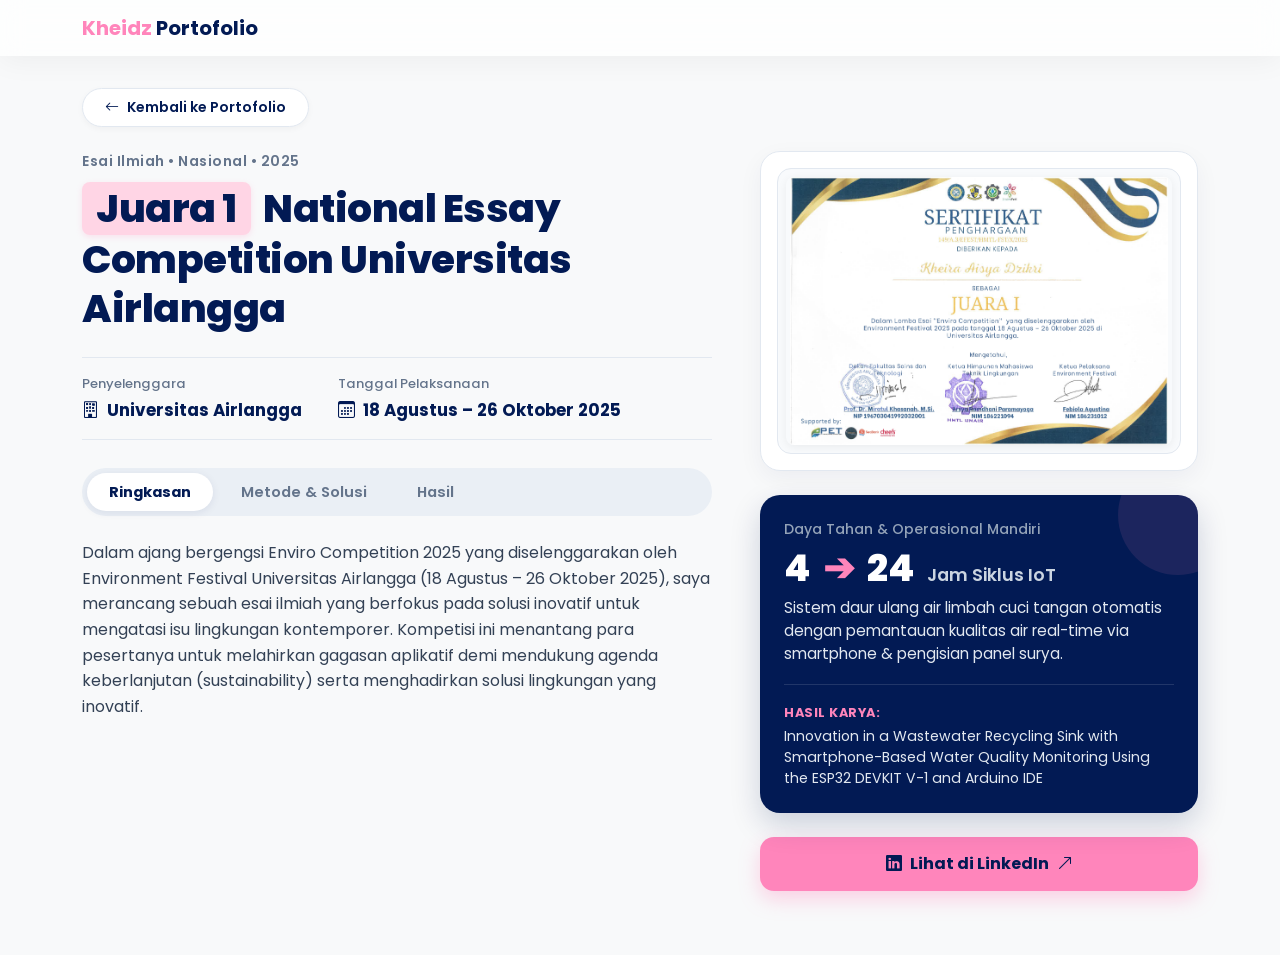
<file: detail1.html>
<!DOCTYPE html>
<html lang="id">

<head>
    <meta charset="UTF-8">
    <meta name="viewport" content="width=device-width, initial-scale=1.0">
    <title>Juara 1 Essay UNAIR - Kheira Aisya Dzikri</title>
    <link href="https://cdn.jsdelivr.net/npm/bootstrap@5.3.7/dist/css/bootstrap.min.css" rel="stylesheet">
    <link rel="stylesheet" href="https://cdn.jsdelivr.net/npm/bootstrap-icons@1.13.1/font/bootstrap-icons.min.css">
    <link rel="preconnect" href="https://fonts.googleapis.com">
    <link rel="preconnect" href="https://fonts.gstatic.com" crossorigin>
    <link href="https://fonts.googleapis.com/css2?family=Poppins:ital,wght@0,300;0,400;0,500;0,600;0,700;0,800;1,400;1,600&display=swap" rel="stylesheet">
    <link href="https://fonts.googleapis.com/css2?family=Montserrat:ital,wght@0,100..900;1,100..900&display=swap" rel="stylesheet">
    <link href="https://unpkg.com/aos@2.3.1/dist/aos.css" rel="stylesheet">
    <link rel="stylesheet" href="styleportof.css?v=3">
    <link rel="stylesheet" href="detail-prestasi.css?v=1">
</head>

<body class="detail-body-bg">
    <!-- 1. Header Portfolio -->
    <nav class="navbar navbar-expand-lg sticky-top navbar">
        <div class="container">
            <a class="navbar-brand fw-bold" href="index.html">
                <span class="text-secondary">Kheidz</span> <span class="text-primary">Portofolio</span>
            </a>
        </div>
    </nav>

    <main class="detail-section">
        <div class="container">
            <!-- 1. Tombol Kembali -->
            <div class="mb-4" data-aos="fade-up" data-aos-duration="600">
                <a href="index.html#achievement" class="detail-back-btn">
                    <i class="bi bi-arrow-left me-2"></i> Kembali ke Portofolio
                </a>
            </div>

            <!-- Responsive Container -->
            <div class="detail-grid-container">
                <!-- Main Info Column (Left on Desktop) -->
                <div class="detail-col-main" data-aos="fade-up" data-aos-duration="750">
                    <!-- 2. Kategori Prestasi & Judul Besar dengan Highlight Pink -->
                    <div class="detail-header-block detail-order-1">
                        <div class="detail-overline">
                            Esai Ilmiah • Nasional • 2025
                        </div>
                        <h1 class="detail-main-title">
                            <span class="detail-rank-highlight">Juara 1</span> National Essay Competition Universitas Airlangga
                        </h1>
                    </div>

                    <!-- 3. Informasi Penyelenggara dan Tanggal dengan Divider Rapi -->
                    <div class="detail-meta-horizontal detail-order-3">
                        <div class="detail-meta-item">
                            <span class="detail-meta-label">Penyelenggara</span>
                            <span class="detail-meta-value">
                                <i class="bi bi-building me-2"></i> Universitas Airlangga
                            </span>
                        </div>
                        <div class="detail-meta-item">
                            <span class="detail-meta-label">Tanggal Pelaksanaan</span>
                            <span class="detail-meta-value">
                                <i class="bi bi-calendar3 me-2"></i> 18 Agustus – 26 Oktober 2025
                            </span>
                        </div>
                    </div>

                    <!-- 5. Tab Interaktif Ringkasan, Metode, dan Hasil -->
                    <div class="detail-tabs-nav detail-order-5" role="tablist">
                        <button class="detail-tab-btn active" data-tab="tab-ringkasan" type="button" role="tab" aria-selected="true">Ringkasan</button>
                        <button class="detail-tab-btn" data-tab="tab-metode" type="button" role="tab" aria-selected="false">
                            <span class="tab-label-full">Metode & Solusi</span>
                            <span class="tab-label-short">Metode</span>
                        </button>
                        <button class="detail-tab-btn" data-tab="tab-hasil" type="button" role="tab" aria-selected="false">Hasil</button>
                    </div>

                    <!-- 6. Deskripsi Sesuai Tab yang Aktif -->
                    <div class="detail-tab-content detail-order-6">
                        <!-- Tab 1: Ringkasan -->
                        <div class="detail-tab-pane active" id="tab-ringkasan" role="tabpanel">
                            <p>
                                Dalam ajang bergengsi Enviro Competition 2025 yang diselenggarakan oleh Environment Festival Universitas Airlangga (18 Agustus – 26 Oktober 2025), saya merancang sebuah esai ilmiah yang berfokus pada solusi inovatif untuk mengatasi isu lingkungan kontemporer. Kompetisi ini menantang para pesertanya untuk melahirkan gagasan aplikatif demi mendukung agenda keberlanjutan (sustainability) serta menghadirkan solusi lingkungan yang inovatif.
                            </p>
                        </div>

                        <!-- Tab 2: Metode & Solusi -->
                        <div class="detail-tab-pane" id="tab-metode" role="tabpanel">
                            <p>
                                Melalui pendekatan ilmiah yang terstruktur dengan menggunakan metode kualitatif melalui observasi langsung, saya merumuskan sebuah konsep solutif berupa alat daur ulang air limbah cuci tangan otomatis. Perangkat ini mengintegrasikan sistem monitoring kualitas air berbasis IoT menggunakan microcontroller ESP32 DevKit V1 dan Arduino IDE, yang dapat diakses secara real-time melalui smartphone. Berkelanjutan secara energi, perangkat ini ditenagai oleh sistem pengisian panel surya (solar panel) yang mampu beroperasi terus-menerus selama kurang lebih 4 jam dalam kondisi baterai penuh. Gagasan ini disusun berdasarkan riset mendalam serta analisis kelayakan implementasi di dunia nyata, membuktikan efisiensi daur ulang yang tinggi serta biaya produksi yang terjangkau untuk area publik.
                            </p>
                        </div>

                        <!-- Tab 3: Hasil -->
                        <div class="detail-tab-pane" id="tab-hasil" role="tabpanel">
                            <p>
                                Karya tulis ilmiah ini berhasil dinobatkan sebagai Juara 1 (1st Place Winner) di tingkat nasional. Sebagai bentuk pengakuan tertinggi atas orisinalitas, kelayakan implementasi, dan dampak potensial dari gagasan ini, saya juga dianugerahi Surat Rekomendasi Resmi dari Rektor Universitas Airlangga.
                            </p>
                        </div>
                    </div>
                </div>

                <!-- Side Column (Right on Desktop) -->
                <div class="detail-col-side" data-aos="fade-up" data-aos-duration="850">
                    <!-- 2. Kartu Sertifikat -->
                    <div class="detail-card-white detail-order-2">
                        <div class="detail-cert-box">
                            <img src="photo/JUARA 1 ESSAY UNAIR TEKNIK LINGKUNGAN_page-0001.jpg" 
                                 alt="Sertifikat Juara 1 Essay UNAIR" 
                                 class="detail-cert-img" 
                                 loading="lazy">
                        </div>
                    </div>

                    <!-- 4. Panel Informasi Pendukung Berwarna Navy dengan Teks Putih -->
                    <div class="detail-card-navy detail-order-4">
                        <div class="detail-navy-label">Daya Tahan & Operasional Mandiri</div>
                        <div class="detail-navy-stat">
                            <span>4</span>
                            <span class="detail-stat-arrow">➔</span>
                            <span>24</span>
                            <span class="detail-stat-unit">Jam Siklus IoT</span>
                        </div>
                        <div class="detail-navy-subtext">
                            Sistem daur ulang air limbah cuci tangan otomatis dengan pemantauan kualitas air real-time via smartphone & pengisian panel surya.
                        </div>
                        <div class="detail-navy-divider"></div>
                        <div class="detail-navy-project">
                            <span class="detail-navy-project-label">Hasil Karya:</span>
                            <span class="detail-navy-project-title">
                                Innovation in a Wastewater Recycling Sink with Smartphone-Based Water Quality Monitoring Using the ESP32 DEVKIT V-1 and Arduino IDE
                            </span>
                        </div>
                    </div>

                    <!-- 7. Tombol LinkedIn di Bagian Bawah Konten -->
                    <div class="detail-linkedin-wrapper detail-order-7">
                        <a href="https://www.linkedin.com/in/kheira-aisya-dzikri/details/projects/" 
                           target="_blank" 
                           rel="noopener noreferrer" 
                           class="detail-linkedin-btn">
                            <i class="bi bi-linkedin me-2"></i>
                            <span>Lihat di LinkedIn</span>
                            <i class="bi bi-arrow-up-right ms-2"></i>
                        </a>
                    </div>
                </div>
            </div>
        </div>
    </main>

        <script src="https://unpkg.com/aos@2.3.1/dist/aos.js"></script>
    <script>
        const prefersReducedMotion = window.matchMedia('(prefers-reduced-motion: reduce)').matches;
        AOS.init({
            duration: 800,
            easing: 'ease-in-out',
            once: true,
            disable: function() {
                return prefersReducedMotion;
            }
        });

        // Tab Interactivity with Smooth Horizontal Slide
        document.addEventListener('DOMContentLoaded', function() {
            const tabBtns = document.querySelectorAll('.detail-tab-btn');
            const tabPanes = document.querySelectorAll('.detail-tab-pane');
            const tabOrder = ['tab-ringkasan', 'tab-metode', 'tab-hasil'];

            tabBtns.forEach(function(btn) {
                btn.addEventListener('click', function() {
                    const targetId = this.getAttribute('data-tab');
                    const currentActiveBtn = document.querySelector('.detail-tab-btn.active');
                    const currentActiveId = currentActiveBtn ? currentActiveBtn.getAttribute('data-tab') : null;

                    if (targetId === currentActiveId) return;

                    const currentIndex = tabOrder.indexOf(currentActiveId);
                    const targetIndex = tabOrder.indexOf(targetId);
                    const isMovingLeft = targetIndex < currentIndex;

                    tabBtns.forEach(b => {
                        b.classList.remove('active');
                        b.setAttribute('aria-selected', 'false');
                    });

                    this.classList.add('active');
                    this.setAttribute('aria-selected', 'true');

                    tabPanes.forEach(p => {
                        p.classList.remove('active', 'slide-left-pane');
                    });

                    const targetPane = document.getElementById(targetId);
                    if (targetPane) {
                        if (isMovingLeft) {
                            targetPane.classList.add('slide-left-pane');
                        }
                        targetPane.classList.add('active');
                    }
                });
            });
        });
    </script>
    <script src="https://cdn.jsdelivr.net/npm/bootstrap@5.3.7/dist/js/bootstrap.bundle.min.js"></script>

</body>

</html>
</file>
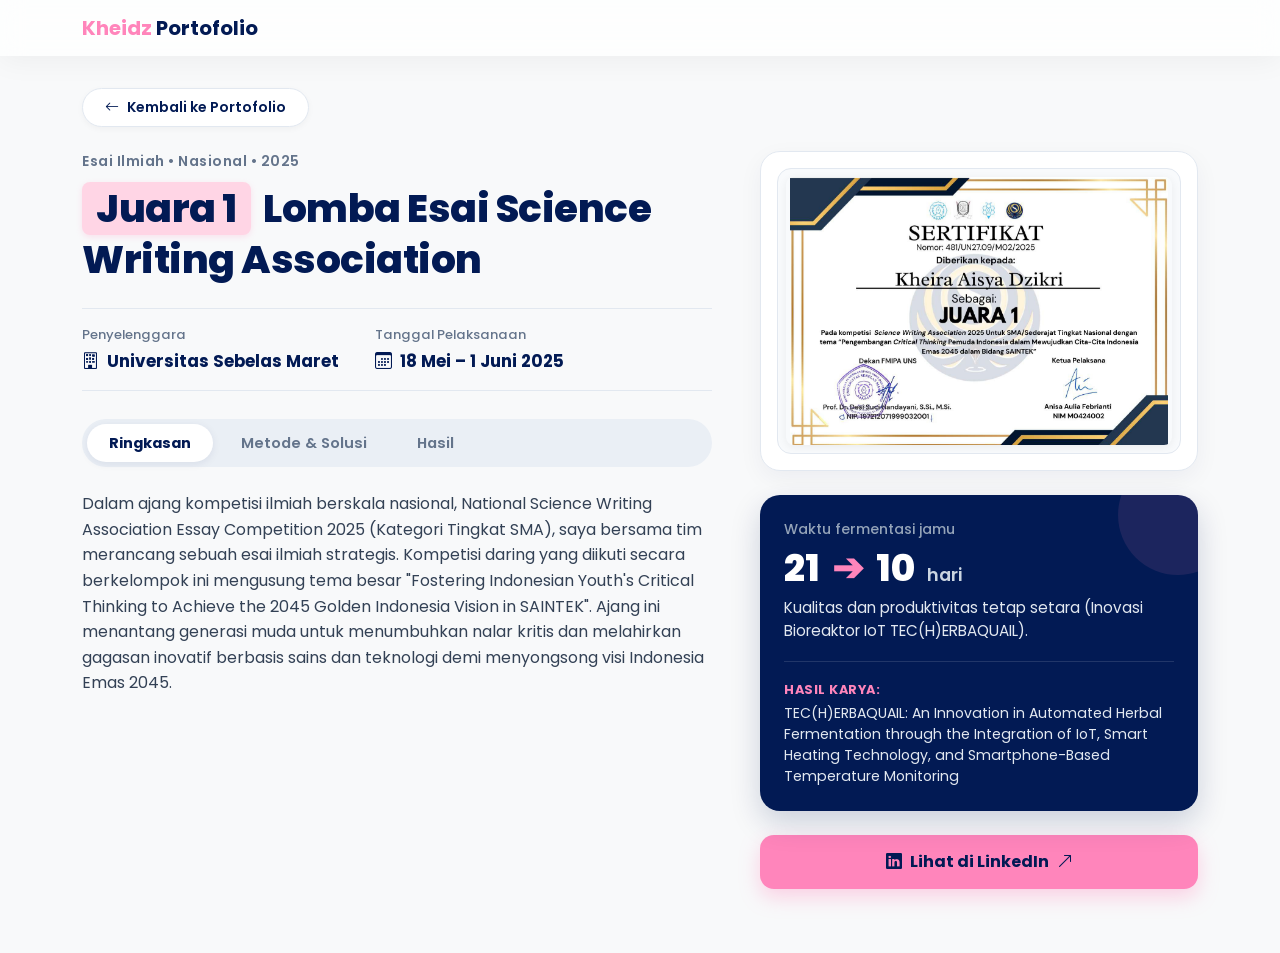
<file: detail2.html>
<!DOCTYPE html>
<html lang="id">

<head>
    <meta charset="UTF-8">
    <meta name="viewport" content="width=device-width, initial-scale=1.0">
    <title>Juara 1 Essay UNS - Kheira Aisya Dzikri</title>
    <link href="https://cdn.jsdelivr.net/npm/bootstrap@5.3.7/dist/css/bootstrap.min.css" rel="stylesheet">
    <link rel="stylesheet" href="https://cdn.jsdelivr.net/npm/bootstrap-icons@1.13.1/font/bootstrap-icons.min.css">
    <link rel="preconnect" href="https://fonts.googleapis.com">
    <link rel="preconnect" href="https://fonts.gstatic.com" crossorigin>
    <link href="https://fonts.googleapis.com/css2?family=Poppins:ital,wght@0,300;0,400;0,500;0,600;0,700;0,800;1,400;1,600&display=swap" rel="stylesheet">
    <link href="https://fonts.googleapis.com/css2?family=Montserrat:ital,wght@0,100..900;1,100..900&display=swap" rel="stylesheet">
    <link href="https://unpkg.com/aos@2.3.1/dist/aos.css" rel="stylesheet">
    <link rel="stylesheet" href="styleportof.css?v=3">
    <link rel="stylesheet" href="detail-prestasi.css?v=1">
</head>

<body class="detail-body-bg">
    <!-- 1. Header Portfolio -->
    <nav class="navbar navbar-expand-lg sticky-top navbar">
        <div class="container">
            <a class="navbar-brand fw-bold" href="index.html">
                <span class="text-secondary">Kheidz</span> <span class="text-primary">Portofolio</span>
            </a>
        </div>
    </nav>

    <main class="detail-section">
        <div class="container">
            <!-- 1. Tombol Kembali -->
            <div class="mb-4" data-aos="fade-up" data-aos-duration="600">
                <a href="index.html#achievement" class="detail-back-btn">
                    <i class="bi bi-arrow-left me-2"></i> Kembali ke Portofolio
                </a>
            </div>

            <!-- Responsive Container -->
            <div class="detail-grid-container">
                <!-- Main Info Column (Left on Desktop) -->
                <div class="detail-col-main" data-aos="fade-up" data-aos-duration="750">
                    <!-- 2. Kategori Prestasi & Judul Besar dengan Highlight Pink -->
                    <div class="detail-header-block detail-order-1">
                        <div class="detail-overline">
                            Esai Ilmiah • Nasional • 2025
                        </div>
                        <h1 class="detail-main-title">
                            <span class="detail-rank-highlight">Juara 1</span> Lomba Esai Science Writing Association
                        </h1>
                    </div>

                    <!-- 3. Informasi Penyelenggara dan Tanggal dengan Divider Rapi -->
                    <div class="detail-meta-horizontal detail-order-3">
                        <div class="detail-meta-item">
                            <span class="detail-meta-label">Penyelenggara</span>
                            <span class="detail-meta-value">
                                <i class="bi bi-building me-2"></i> Universitas Sebelas Maret
                            </span>
                        </div>
                        <div class="detail-meta-item">
                            <span class="detail-meta-label">Tanggal Pelaksanaan</span>
                            <span class="detail-meta-value">
                                <i class="bi bi-calendar3 me-2"></i> 18 Mei – 1 Juni 2025
                            </span>
                        </div>
                    </div>

                    <!-- 5. Tab Interaktif Ringkasan, Metode, dan Hasil -->
                    <div class="detail-tabs-nav detail-order-5" role="tablist">
                        <button class="detail-tab-btn active" data-tab="tab-ringkasan" type="button" role="tab" aria-selected="true">Ringkasan</button>
                        <button class="detail-tab-btn" data-tab="tab-metode" type="button" role="tab" aria-selected="false">
                            <span class="tab-label-full">Metode & Solusi</span>
                            <span class="tab-label-short">Metode</span>
                        </button>
                        <button class="detail-tab-btn" data-tab="tab-hasil" type="button" role="tab" aria-selected="false">Hasil</button>
                    </div>

                    <!-- 6. Deskripsi Sesuai Tab yang Aktif -->
                    <div class="detail-tab-content detail-order-6">
                        <!-- Tab 1: Ringkasan -->
                        <div class="detail-tab-pane active" id="tab-ringkasan" role="tabpanel">
                            <p>
                                Dalam ajang kompetisi ilmiah berskala nasional, National Science Writing Association Essay Competition 2025 (Kategori Tingkat SMA), saya bersama tim merancang sebuah esai ilmiah strategis. Kompetisi daring yang diikuti secara berkelompok ini mengusung tema besar "Fostering Indonesian Youth's Critical Thinking to Achieve the 2045 Golden Indonesia Vision in SAINTEK". Ajang ini menantang generasi muda untuk menumbuhkan nalar kritis dan melahirkan gagasan inovatif berbasis sains dan teknologi demi menyongsong visi Indonesia Emas 2045.
                            </p>
                        </div>

                        <!-- Tab 2: Metode & Solusi -->
                        <div class="detail-tab-pane" id="tab-metode" role="tabpanel">
                            <p>
                                Melalui pendekatan ilmiah yang terstruktur, kami merancang inovasi TEC(H)ERBAQUAIL (Technology Herbal Reactor Quail Livestock Aid)—sebuah bioreaktor semi-otomatis berbasis IoT untuk mempercepat dan mengamankan proses fermentasi jamu ternak puyuh non-vaksinasi di Boyolali. Alat ini mengintegrasikan sistem pemanas otomatis (thermostat) yang menjaga suhu optimal untuk bakteri Lactobacillus casei Shirota, pengaduk otomatis, solenoid valve, serta sistem katup pembuangan gas satu arah untuk mencegah risiko ledakan akibat tekanan gas. Seluruh proses fermentasi bahan herbal (jahe, kunyit, temulawak, bawang putih, daun kelor, pisang, dan susu skim) ini dapat dipantau dan dikendalikan dari jarak jauh secara real-time lewat smartphone menggunakan BARDI Smart Breaker dan Xiaomi Smart Thermometer. Gagasan ini disusun berdasarkan riset mendalam serta pengujian langsung yang terbukti mampu memangkas waktu fermentasi dari 21 hari menjadi hanya 10 hari dengan kualitas dan produktivitas yang setara.
                            </p>
                        </div>

                        <!-- Tab 3: Hasil -->
                        <div class="detail-tab-pane" id="tab-hasil" role="tabpanel">
                            <p>
                                Karya tulis ilmiah ini berhasil dinobatkan sebagai Juara 1 (1st Place Winner) di tingkat nasional. Penghargaan ini menjadi bukti pengakuan atas kemampuan berpikir kritis, orisinalitas ide, serta kelayakan implementasi nyata dari teknologi yang kami tawarkan dalam mendukung produktivitas peternakan berkelanjutan dan mempercepat kemajuan iptek di Indonesia.
                            </p>
                        </div>
                    </div>
                </div>

                <!-- Side Column (Right on Desktop) -->
                <div class="detail-col-side" data-aos="fade-up" data-aos-duration="850">
                    <!-- 2. Kartu Sertifikat -->
                    <div class="detail-card-white detail-order-2">
                        <div class="detail-cert-box">
                            <img src="photo/juara 1 essay uns_page-0001.jpg" 
                                 alt="Sertifikat Juara 1 Essay UNS" 
                                 class="detail-cert-img" 
                                 loading="lazy">
                        </div>
                    </div>

                    <!-- 4. Panel Informasi Pendukung Berwarna Navy dengan Teks Putih -->
                    <div class="detail-card-navy detail-order-4">
                        <div class="detail-navy-label">Waktu fermentasi jamu</div>
                        <div class="detail-navy-stat">
                            <span>21</span>
                            <span class="detail-stat-arrow">➔</span>
                            <span>10</span>
                            <span class="detail-stat-unit">hari</span>
                        </div>
                        <div class="detail-navy-subtext">
                            Kualitas dan produktivitas tetap setara (Inovasi Bioreaktor IoT TEC(H)ERBAQUAIL).
                        </div>
                        <div class="detail-navy-divider"></div>
                        <div class="detail-navy-project">
                            <span class="detail-navy-project-label">Hasil Karya:</span>
                            <span class="detail-navy-project-title">
                                TEC(H)ERBAQUAIL: An Innovation in Automated Herbal Fermentation through the Integration of IoT, Smart Heating Technology, and Smartphone-Based Temperature Monitoring
                            </span>
                        </div>
                    </div>

                    <!-- 7. Tombol LinkedIn di Bagian Bawah Konten -->
                    <div class="detail-linkedin-wrapper detail-order-7">
                        <a href="https://www.linkedin.com/in/kheira-aisya-dzikri/details/projects/" 
                           target="_blank" 
                           rel="noopener noreferrer" 
                           class="detail-linkedin-btn">
                            <i class="bi bi-linkedin me-2"></i>
                            <span>Lihat di LinkedIn</span>
                            <i class="bi bi-arrow-up-right ms-2"></i>
                        </a>
                    </div>
                </div>
            </div>
        </div>
    </main>

        <script src="https://unpkg.com/aos@2.3.1/dist/aos.js"></script>
    <script>
        const prefersReducedMotion = window.matchMedia('(prefers-reduced-motion: reduce)').matches;
        AOS.init({
            duration: 800,
            easing: 'ease-in-out',
            once: true,
            disable: function() {
                return prefersReducedMotion;
            }
        });

        // Tab Interactivity with Smooth Horizontal Slide
        document.addEventListener('DOMContentLoaded', function() {
            const tabBtns = document.querySelectorAll('.detail-tab-btn');
            const tabPanes = document.querySelectorAll('.detail-tab-pane');
            const tabOrder = ['tab-ringkasan', 'tab-metode', 'tab-hasil'];

            tabBtns.forEach(function(btn) {
                btn.addEventListener('click', function() {
                    const targetId = this.getAttribute('data-tab');
                    const currentActiveBtn = document.querySelector('.detail-tab-btn.active');
                    const currentActiveId = currentActiveBtn ? currentActiveBtn.getAttribute('data-tab') : null;

                    if (targetId === currentActiveId) return;

                    const currentIndex = tabOrder.indexOf(currentActiveId);
                    const targetIndex = tabOrder.indexOf(targetId);
                    const isMovingLeft = targetIndex < currentIndex;

                    tabBtns.forEach(b => {
                        b.classList.remove('active');
                        b.setAttribute('aria-selected', 'false');
                    });

                    this.classList.add('active');
                    this.setAttribute('aria-selected', 'true');

                    tabPanes.forEach(p => {
                        p.classList.remove('active', 'slide-left-pane');
                    });

                    const targetPane = document.getElementById(targetId);
                    if (targetPane) {
                        if (isMovingLeft) {
                            targetPane.classList.add('slide-left-pane');
                        }
                        targetPane.classList.add('active');
                    }
                });
            });
        });
    </script>
    <script src="https://cdn.jsdelivr.net/npm/bootstrap@5.3.7/dist/js/bootstrap.bundle.min.js"></script>

</body>

</html>
</file>
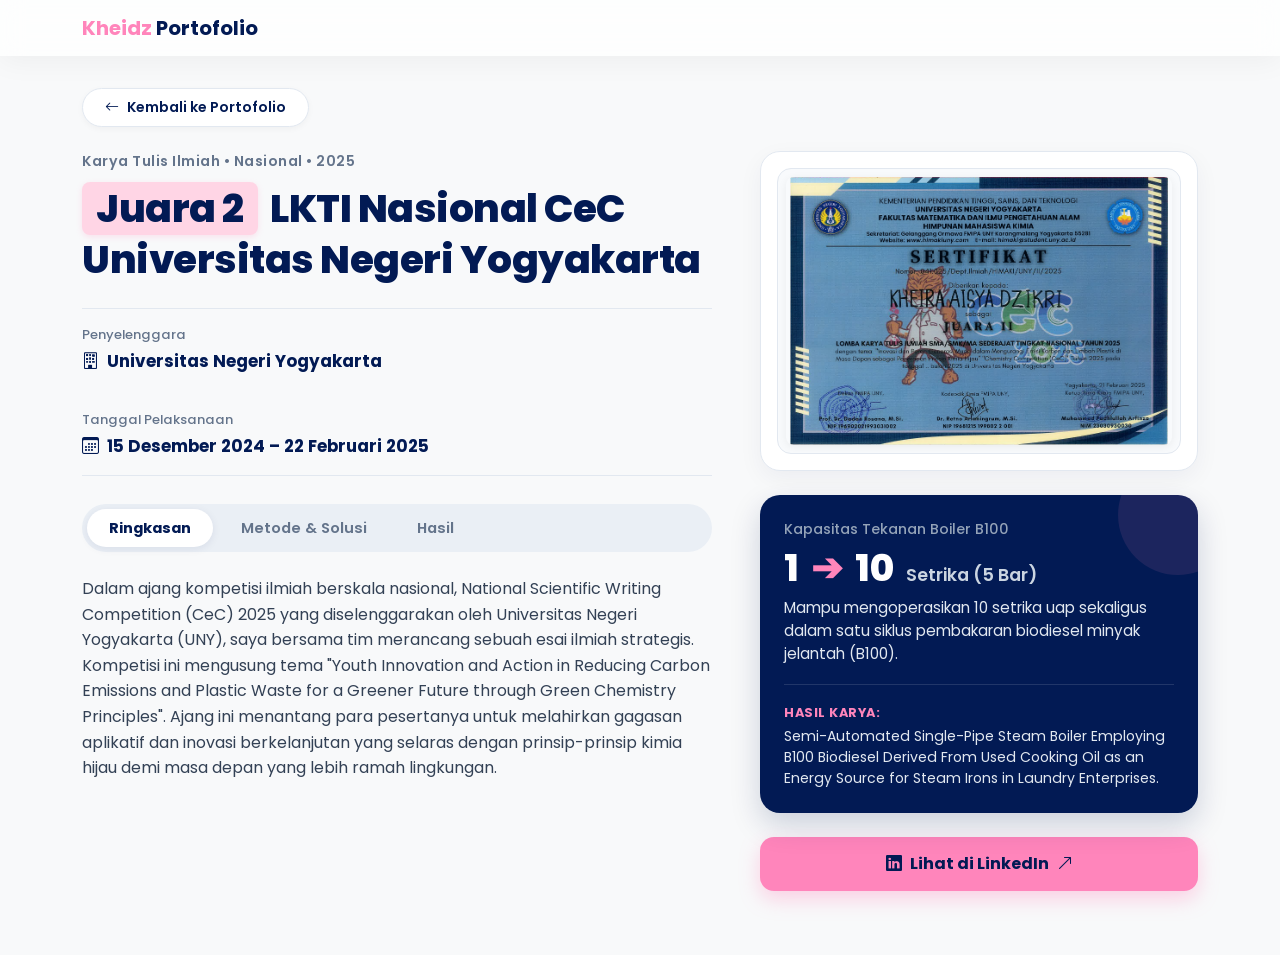
<file: detail3.html>
<!DOCTYPE html>
<html lang="id">

<head>
    <meta charset="UTF-8">
    <meta name="viewport" content="width=device-width, initial-scale=1.0">
    <title>Juara 2 KTI UNY - Kheira Aisya Dzikri</title>
    <link href="https://cdn.jsdelivr.net/npm/bootstrap@5.3.7/dist/css/bootstrap.min.css" rel="stylesheet">
    <link rel="stylesheet" href="https://cdn.jsdelivr.net/npm/bootstrap-icons@1.13.1/font/bootstrap-icons.min.css">
    <link rel="preconnect" href="https://fonts.googleapis.com">
    <link rel="preconnect" href="https://fonts.gstatic.com" crossorigin>
    <link href="https://fonts.googleapis.com/css2?family=Poppins:ital,wght@0,300;0,400;0,500;0,600;0,700;0,800;1,400;1,600&display=swap" rel="stylesheet">
    <link href="https://fonts.googleapis.com/css2?family=Montserrat:ital,wght@0,100..900;1,100..900&display=swap" rel="stylesheet">
    <link href="https://unpkg.com/aos@2.3.1/dist/aos.css" rel="stylesheet">
    <link rel="stylesheet" href="styleportof.css?v=3">
    <link rel="stylesheet" href="detail-prestasi.css?v=1">
</head>

<body class="detail-body-bg">
    <!-- 1. Header Portfolio -->
    <nav class="navbar navbar-expand-lg sticky-top navbar">
        <div class="container">
            <a class="navbar-brand fw-bold" href="index.html">
                <span class="text-secondary">Kheidz</span> <span class="text-primary">Portofolio</span>
            </a>
        </div>
    </nav>

    <main class="detail-section">
        <div class="container">
            <!-- 1. Tombol Kembali -->
            <div class="mb-4" data-aos="fade-up" data-aos-duration="600">
                <a href="index.html#achievement" class="detail-back-btn">
                    <i class="bi bi-arrow-left me-2"></i> Kembali ke Portofolio
                </a>
            </div>

            <!-- Responsive Container -->
            <div class="detail-grid-container">
                <!-- Main Info Column (Left on Desktop) -->
                <div class="detail-col-main" data-aos="fade-up" data-aos-duration="750">
                    <!-- 2. Kategori Prestasi & Judul Besar dengan Highlight Pink -->
                    <div class="detail-header-block detail-order-1">
                        <div class="detail-overline">
                            Karya Tulis Ilmiah • Nasional • 2025
                        </div>
                        <h1 class="detail-main-title">
                            <span class="detail-rank-highlight">Juara 2</span> LKTI Nasional CeC Universitas Negeri Yogyakarta
                        </h1>
                    </div>

                    <!-- 3. Informasi Penyelenggara dan Tanggal dengan Divider Rapi -->
                    <div class="detail-meta-horizontal detail-order-3">
                        <div class="detail-meta-item">
                            <span class="detail-meta-label">Penyelenggara</span>
                            <span class="detail-meta-value">
                                <i class="bi bi-building me-2"></i> Universitas Negeri Yogyakarta
                            </span>
                        </div>
                        <div class="detail-meta-item">
                            <span class="detail-meta-label">Tanggal Pelaksanaan</span>
                            <span class="detail-meta-value">
                                <i class="bi bi-calendar3 me-2"></i> 15 Desember 2024 – 22 Februari 2025
                            </span>
                        </div>
                    </div>

                    <!-- 5. Tab Interaktif Ringkasan, Metode, dan Hasil -->
                    <div class="detail-tabs-nav detail-order-5" role="tablist">
                        <button class="detail-tab-btn active" data-tab="tab-ringkasan" type="button" role="tab" aria-selected="true">Ringkasan</button>
                        <button class="detail-tab-btn" data-tab="tab-metode" type="button" role="tab" aria-selected="false">
                            <span class="tab-label-full">Metode & Solusi</span>
                            <span class="tab-label-short">Metode</span>
                        </button>
                        <button class="detail-tab-btn" data-tab="tab-hasil" type="button" role="tab" aria-selected="false">Hasil</button>
                    </div>

                    <!-- 6. Deskripsi Sesuai Tab yang Aktif -->
                    <div class="detail-tab-content detail-order-6">
                        <!-- Tab 1: Ringkasan -->
                        <div class="detail-tab-pane active" id="tab-ringkasan" role="tabpanel">
                            <p>
                                Dalam ajang kompetisi ilmiah berskala nasional, National Scientific Writing Competition (CeC) 2025 yang diselenggarakan oleh Universitas Negeri Yogyakarta (UNY), saya bersama tim merancang sebuah esai ilmiah strategis. Kompetisi ini mengusung tema "Youth Innovation and Action in Reducing Carbon Emissions and Plastic Waste for a Greener Future through Green Chemistry Principles". Ajang ini menantang para pesertanya untuk melahirkan gagasan aplikatif dan inovasi berkelanjutan yang selaras dengan prinsip-prinsip kimia hijau demi masa depan yang lebih ramah lingkungan.
                            </p>
                        </div>

                        <!-- Tab 2: Metode & Solusi -->
                        <div class="detail-tab-pane" id="tab-metode" role="tabpanel">
                            <p>
                                Melalui pendekatan ilmiah yang terstruktur dengan metode kualitatif yang berfokus pada peningkatan performa dan efisiensi, kami mengembangkan inovasi berupa Boiler Uap Pipa Tunggal Semi-Otomatis Berbahan Bakar Biodiesel B100. Alat ini dirancang untuk mengatasi risiko ledakan dan ketidakoperasian standar pada setrika uap modifikasi yang sering digunakan oleh pelaku usaha laundry. Kami memanfaatkan minyak jelantah yang dikonversi menjadi biodiesel B100 melalui proses transesterifikasi sebagai sumber energi bersih. Inovasi ini mengintegrasikan sistem keamanan boiler standar yang mampu menghasilkan tekanan uap hingga 5 bar—cukup untuk mengoperasikan sepuluh setrika uap sekaligus dalam satu siklus pembakaran. Gagasan ini disusun berdasarkan riset mendalam untuk menghadirkan teknologi yang tidak hanya menekan emisi karbon sesuai SDG Goals 7 (Energi Bersih dan Terjangkau), tetapi juga efisien secara biaya dan aman untuk diimplementasikan pada skala UMKM.
                            </p>
                        </div>

                        <!-- Tab 3: Hasil -->
                        <div class="detail-tab-pane" id="tab-hasil" role="tabpanel">
                            <p>
                                Karya tulis ilmiah ini berhasil dinobatkan sebagai Juara 2 (2nd Place Winner) di tingkat nasional. Penghargaan ini menjadi bukti pengakuan atas kemampuan analisis, orisinalitas ide, serta kontribusi nyata dari inovasi teknologi hijau yang kami tawarkan dalam menjembatani kelestarian lingkungan dan kemanfaatan ekonomi praktis.
                            </p>
                        </div>
                    </div>
                </div>

                <!-- Side Column (Right on Desktop) -->
                <div class="detail-col-side" data-aos="fade-up" data-aos-duration="850">
                    <!-- 2. Kartu Sertifikat -->
                    <div class="detail-card-white detail-order-2">
                        <div class="detail-cert-box">
                            <img src="photo/JUARA 2 KTI UNY_page-0001.jpg" 
                                 alt="Sertifikat Juara 2 KTI UNY" 
                                 class="detail-cert-img" 
                                 loading="lazy">
                        </div>
                    </div>

                    <!-- 4. Panel Informasi Pendukung Berwarna Navy dengan Teks Putih -->
                    <div class="detail-card-navy detail-order-4">
                        <div class="detail-navy-label">Kapasitas Tekanan Boiler B100</div>
                        <div class="detail-navy-stat">
                            <span>1</span>
                            <span class="detail-stat-arrow">➔</span>
                            <span>10</span>
                            <span class="detail-stat-unit">Setrika (5 Bar)</span>
                        </div>
                        <div class="detail-navy-subtext">
                            Mampu mengoperasikan 10 setrika uap sekaligus dalam satu siklus pembakaran biodiesel minyak jelantah (B100).
                        </div>
                        <div class="detail-navy-divider"></div>
                        <div class="detail-navy-project">
                            <span class="detail-navy-project-label">Hasil Karya:</span>
                            <span class="detail-navy-project-title">
                                Semi-Automated Single-Pipe Steam Boiler Employing B100 Biodiesel Derived From Used Cooking Oil as an Energy Source for Steam Irons in Laundry Enterprises.
                            </span>
                        </div>
                    </div>

                    <!-- 7. Tombol LinkedIn di Bagian Bawah Konten -->
                    <div class="detail-linkedin-wrapper detail-order-7">
                        <a href="https://www.linkedin.com/in/kheira-aisya-dzikri/details/projects/" 
                           target="_blank" 
                           rel="noopener noreferrer" 
                           class="detail-linkedin-btn">
                            <i class="bi bi-linkedin me-2"></i>
                            <span>Lihat di LinkedIn</span>
                            <i class="bi bi-arrow-up-right ms-2"></i>
                        </a>
                    </div>
                </div>
            </div>
        </div>
    </main>

        <script src="https://unpkg.com/aos@2.3.1/dist/aos.js"></script>
    <script>
        const prefersReducedMotion = window.matchMedia('(prefers-reduced-motion: reduce)').matches;
        AOS.init({
            duration: 800,
            easing: 'ease-in-out',
            once: true,
            disable: function() {
                return prefersReducedMotion;
            }
        });

        // Tab Interactivity with Smooth Horizontal Slide
        document.addEventListener('DOMContentLoaded', function() {
            const tabBtns = document.querySelectorAll('.detail-tab-btn');
            const tabPanes = document.querySelectorAll('.detail-tab-pane');
            const tabOrder = ['tab-ringkasan', 'tab-metode', 'tab-hasil'];

            tabBtns.forEach(function(btn) {
                btn.addEventListener('click', function() {
                    const targetId = this.getAttribute('data-tab');
                    const currentActiveBtn = document.querySelector('.detail-tab-btn.active');
                    const currentActiveId = currentActiveBtn ? currentActiveBtn.getAttribute('data-tab') : null;

                    if (targetId === currentActiveId) return;

                    const currentIndex = tabOrder.indexOf(currentActiveId);
                    const targetIndex = tabOrder.indexOf(targetId);
                    const isMovingLeft = targetIndex < currentIndex;

                    tabBtns.forEach(b => {
                        b.classList.remove('active');
                        b.setAttribute('aria-selected', 'false');
                    });

                    this.classList.add('active');
                    this.setAttribute('aria-selected', 'true');

                    tabPanes.forEach(p => {
                        p.classList.remove('active', 'slide-left-pane');
                    });

                    const targetPane = document.getElementById(targetId);
                    if (targetPane) {
                        if (isMovingLeft) {
                            targetPane.classList.add('slide-left-pane');
                        }
                        targetPane.classList.add('active');
                    }
                });
            });
        });
    </script>
    <script src="https://cdn.jsdelivr.net/npm/bootstrap@5.3.7/dist/js/bootstrap.bundle.min.js"></script>

</body>

</html>
</file>
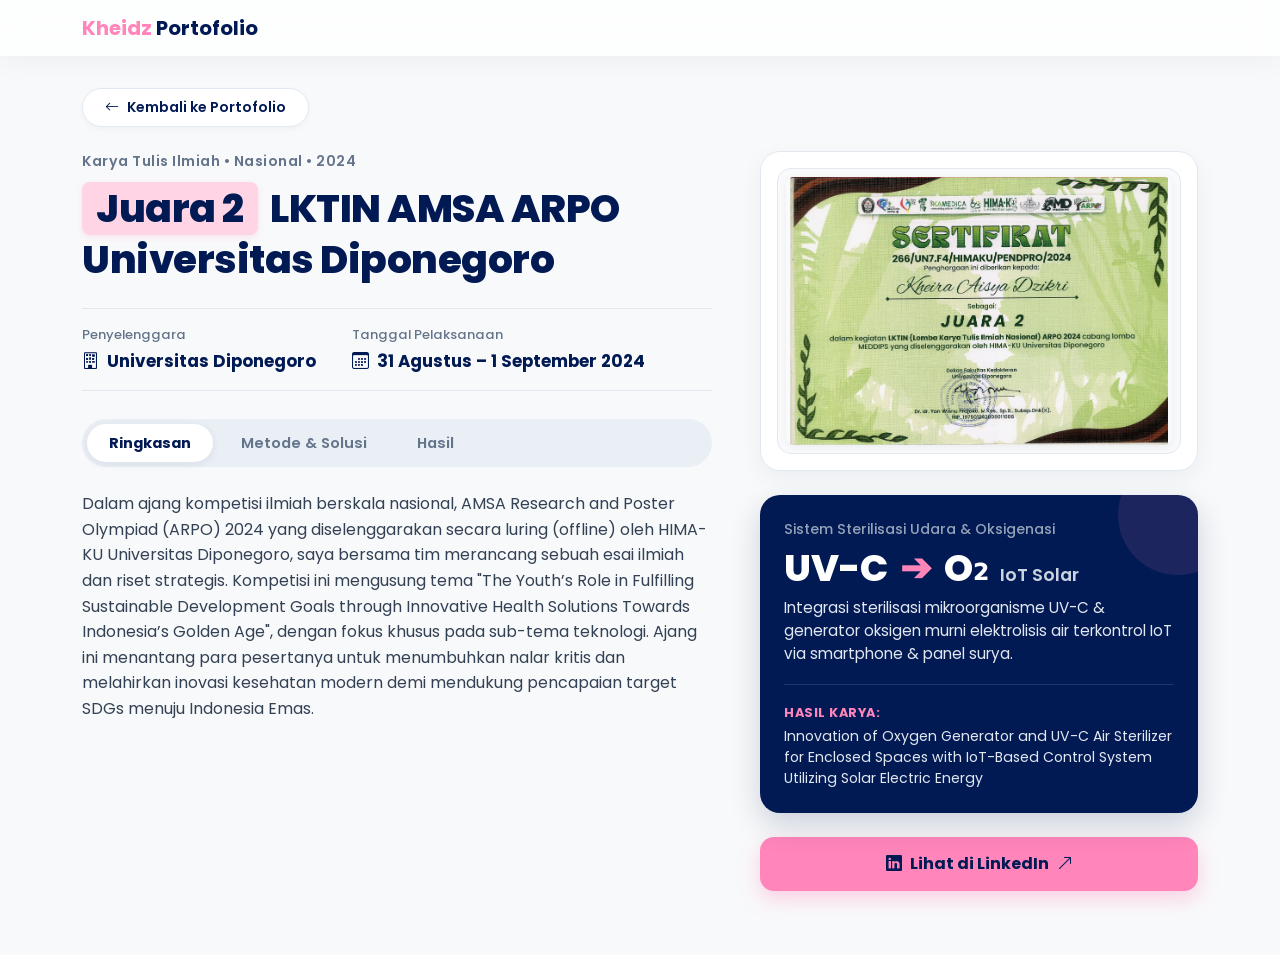
<file: detail4.html>
<!DOCTYPE html>
<html lang="id">

<head>
    <meta charset="UTF-8">
    <meta name="viewport" content="width=device-width, initial-scale=1.0">
    <title>Juara 2 KTI UNDIP - Kheira Aisya Dzikri</title>
    <link href="https://cdn.jsdelivr.net/npm/bootstrap@5.3.7/dist/css/bootstrap.min.css" rel="stylesheet">
    <link rel="stylesheet" href="https://cdn.jsdelivr.net/npm/bootstrap-icons@1.13.1/font/bootstrap-icons.min.css">
    <link rel="preconnect" href="https://fonts.googleapis.com">
    <link rel="preconnect" href="https://fonts.gstatic.com" crossorigin>
    <link href="https://fonts.googleapis.com/css2?family=Poppins:ital,wght@0,300;0,400;0,500;0,600;0,700;0,800;1,400;1,600&display=swap" rel="stylesheet">
    <link href="https://fonts.googleapis.com/css2?family=Montserrat:ital,wght@0,100..900;1,100..900&display=swap" rel="stylesheet">
    <link href="https://unpkg.com/aos@2.3.1/dist/aos.css" rel="stylesheet">
    <link rel="stylesheet" href="styleportof.css?v=3">
    <link rel="stylesheet" href="detail-prestasi.css?v=1">
</head>

<body class="detail-body-bg">
    <!-- 1. Header Portfolio -->
    <nav class="navbar navbar-expand-lg sticky-top navbar">
        <div class="container">
            <a class="navbar-brand fw-bold" href="index.html">
                <span class="text-secondary">Kheidz</span> <span class="text-primary">Portofolio</span>
            </a>
        </div>
    </nav>

    <main class="detail-section">
        <div class="container">
            <!-- 1. Tombol Kembali -->
            <div class="mb-4" data-aos="fade-up" data-aos-duration="600">
                <a href="index.html#achievement" class="detail-back-btn">
                    <i class="bi bi-arrow-left me-2"></i> Kembali ke Portofolio
                </a>
            </div>

            <!-- Responsive Container -->
            <div class="detail-grid-container">
                <!-- Main Info Column (Left on Desktop) -->
                <div class="detail-col-main" data-aos="fade-up" data-aos-duration="750">
                    <!-- 2. Kategori Prestasi & Judul Besar dengan Highlight Pink -->
                    <div class="detail-header-block detail-order-1">
                        <div class="detail-overline">
                            Karya Tulis Ilmiah • Nasional • 2024
                        </div>
                        <h1 class="detail-main-title">
                            <span class="detail-rank-highlight">Juara 2</span> LKTIN AMSA ARPO Universitas Diponegoro
                        </h1>
                    </div>

                    <!-- 3. Informasi Penyelenggara dan Tanggal dengan Divider Rapi -->
                    <div class="detail-meta-horizontal detail-order-3">
                        <div class="detail-meta-item">
                            <span class="detail-meta-label">Penyelenggara</span>
                            <span class="detail-meta-value">
                                <i class="bi bi-building me-2"></i> Universitas Diponegoro
                            </span>
                        </div>
                        <div class="detail-meta-item">
                            <span class="detail-meta-label">Tanggal Pelaksanaan</span>
                            <span class="detail-meta-value">
                                <i class="bi bi-calendar3 me-2"></i> 31 Agustus – 1 September 2024
                            </span>
                        </div>
                    </div>

                    <!-- 5. Tab Interaktif Ringkasan, Metode, dan Hasil -->
                    <div class="detail-tabs-nav detail-order-5" role="tablist">
                        <button class="detail-tab-btn active" data-tab="tab-ringkasan" type="button" role="tab" aria-selected="true">Ringkasan</button>
                        <button class="detail-tab-btn" data-tab="tab-metode" type="button" role="tab" aria-selected="false">
                            <span class="tab-label-full">Metode & Solusi</span>
                            <span class="tab-label-short">Metode</span>
                        </button>
                        <button class="detail-tab-btn" data-tab="tab-hasil" type="button" role="tab" aria-selected="false">Hasil</button>
                    </div>

                    <!-- 6. Deskripsi Sesuai Tab yang Aktif -->
                    <div class="detail-tab-content detail-order-6">
                        <!-- Tab 1: Ringkasan -->
                        <div class="detail-tab-pane active" id="tab-ringkasan" role="tabpanel">
                            <p>
                                Dalam ajang kompetisi ilmiah berskala nasional, AMSA Research and Poster Olympiad (ARPO) 2024 yang diselenggarakan secara luring (offline) oleh HIMA-KU Universitas Diponegoro, saya bersama tim merancang sebuah esai ilmiah dan riset strategis. Kompetisi ini mengusung tema "The Youth’s Role in Fulfilling Sustainable Development Goals through Innovative Health Solutions Towards Indonesia’s Golden Age", dengan fokus khusus pada sub-tema teknologi. Ajang ini menantang para pesertanya untuk menumbuhkan nalar kritis dan melahirkan inovasi kesehatan modern demi mendukung pencapaian target SDGs menuju Indonesia Emas.
                            </p>
                        </div>

                        <!-- Tab 2: Metode & Solusi -->
                        <div class="detail-tab-pane" id="tab-metode" role="tabpanel">
                            <p>
                                Melalui pendekatan ilmiah yang terstruktur, kami merumuskan sebuah konsep solutif berupa Inovasi Oxygen Generator dan UV-C Air Sterilizer untuk Ruang Tertutup berbasis IoT. Alat ini dirancang untuk menekan risiko penularan penyakit saluran pernapasan (seperti TBC, influenza, dan COVID-19) akibat buruknya sirkulasi udara di dalam ruangan. Sistem sterilisasi UV-C bekerja melumpuhkan mikroorganisme di udara, sementara generator oksigennya memanfaatkan metode elektrolisis air dengan pelat stainless steel untuk menyuplai oksigen murni. Teknologi ini terintegrasi dengan sistem kontrol berbasis IoT agar dapat dioperasikan dari jarak jauh melalui smartphone guna menghindari kontak langsung di area kontaminasi. Selain itu, perangkat ini bersifat ramah lingkungan karena ditenagai oleh panel surya mini (solar panel) sebagai sumber energi terbarukan. Riset ini disusun secara analitis sebagai solusi aplikatif berkelanjutan demi meningkatkan kualitas udara dalam ruangan, khususnya untuk ruang isolasi mandiri maupun fasilitas medis.
                            </p>
                        </div>

                        <!-- Tab 3: Hasil -->
                        <div class="detail-tab-pane" id="tab-hasil" role="tabpanel">
                            <p>
                                Karya tulis ilmiah dan inovasi ini berhasil dinobatkan sebagai Juara 2 (2nd Place Winner) di tingkat nasional. Penghargaan ini menjadi bukti pengakuan atas kerja sama tim yang solid, ketajaman analisis riset, serta kontribusi nyata dari teknologi kesehatan inovatif yang kami tawarkan dalam menjawab tantangan krisis kualitas udara saat ini.
                            </p>
                        </div>
                    </div>
                </div>

                <!-- Side Column (Right on Desktop) -->
                <div class="detail-col-side" data-aos="fade-up" data-aos-duration="850">
                    <!-- 2. Kartu Sertifikat -->
                    <div class="detail-card-white detail-order-2">
                        <div class="detail-cert-box">
                            <img src="photo/JUARA 2 KTI UNDIP_page-0001.jpg" 
                                 alt="Sertifikat Juara 2 KTI UNDIP" 
                                 class="detail-cert-img" 
                                 loading="lazy">
                        </div>
                    </div>

                    <!-- 4. Panel Informasi Pendukung Berwarna Navy dengan Teks Putih -->
                    <div class="detail-card-navy detail-order-4">
                        <div class="detail-navy-label">Sistem Sterilisasi Udara & Oksigenasi</div>
                        <div class="detail-navy-stat">
                            <span>UV-C</span>
                            <span class="detail-stat-arrow">➔</span>
                            <span>O₂</span>
                            <span class="detail-stat-unit">IoT Solar</span>
                        </div>
                        <div class="detail-navy-subtext">
                            Integrasi sterilisasi mikroorganisme UV-C & generator oksigen murni elektrolisis air terkontrol IoT via smartphone & panel surya.
                        </div>
                        <div class="detail-navy-divider"></div>
                        <div class="detail-navy-project">
                            <span class="detail-navy-project-label">Hasil Karya:</span>
                            <span class="detail-navy-project-title">
                                Innovation of Oxygen Generator and UV-C Air Sterilizer for Enclosed Spaces with IoT-Based Control System Utilizing Solar Electric Energy
                            </span>
                        </div>
                    </div>

                    <!-- 7. Tombol LinkedIn di Bagian Bawah Konten -->
                    <div class="detail-linkedin-wrapper detail-order-7">
                        <a href="https://www.linkedin.com/in/kheira-aisya-dzikri/details/projects/" 
                           target="_blank" 
                           rel="noopener noreferrer" 
                           class="detail-linkedin-btn">
                            <i class="bi bi-linkedin me-2"></i>
                            <span>Lihat di LinkedIn</span>
                            <i class="bi bi-arrow-up-right ms-2"></i>
                        </a>
                    </div>
                </div>
            </div>
        </div>
    </main>

        <script src="https://unpkg.com/aos@2.3.1/dist/aos.js"></script>
    <script>
        const prefersReducedMotion = window.matchMedia('(prefers-reduced-motion: reduce)').matches;
        AOS.init({
            duration: 800,
            easing: 'ease-in-out',
            once: true,
            disable: function() {
                return prefersReducedMotion;
            }
        });

        // Tab Interactivity with Smooth Horizontal Slide
        document.addEventListener('DOMContentLoaded', function() {
            const tabBtns = document.querySelectorAll('.detail-tab-btn');
            const tabPanes = document.querySelectorAll('.detail-tab-pane');
            const tabOrder = ['tab-ringkasan', 'tab-metode', 'tab-hasil'];

            tabBtns.forEach(function(btn) {
                btn.addEventListener('click', function() {
                    const targetId = this.getAttribute('data-tab');
                    const currentActiveBtn = document.querySelector('.detail-tab-btn.active');
                    const currentActiveId = currentActiveBtn ? currentActiveBtn.getAttribute('data-tab') : null;

                    if (targetId === currentActiveId) return;

                    const currentIndex = tabOrder.indexOf(currentActiveId);
                    const targetIndex = tabOrder.indexOf(targetId);
                    const isMovingLeft = targetIndex < currentIndex;

                    tabBtns.forEach(b => {
                        b.classList.remove('active');
                        b.setAttribute('aria-selected', 'false');
                    });

                    this.classList.add('active');
                    this.setAttribute('aria-selected', 'true');

                    tabPanes.forEach(p => {
                        p.classList.remove('active', 'slide-left-pane');
                    });

                    const targetPane = document.getElementById(targetId);
                    if (targetPane) {
                        if (isMovingLeft) {
                            targetPane.classList.add('slide-left-pane');
                        }
                        targetPane.classList.add('active');
                    }
                });
            });
        });
    </script>
    <script src="https://cdn.jsdelivr.net/npm/bootstrap@5.3.7/dist/js/bootstrap.bundle.min.js"></script>

</body>

</html>
</file>
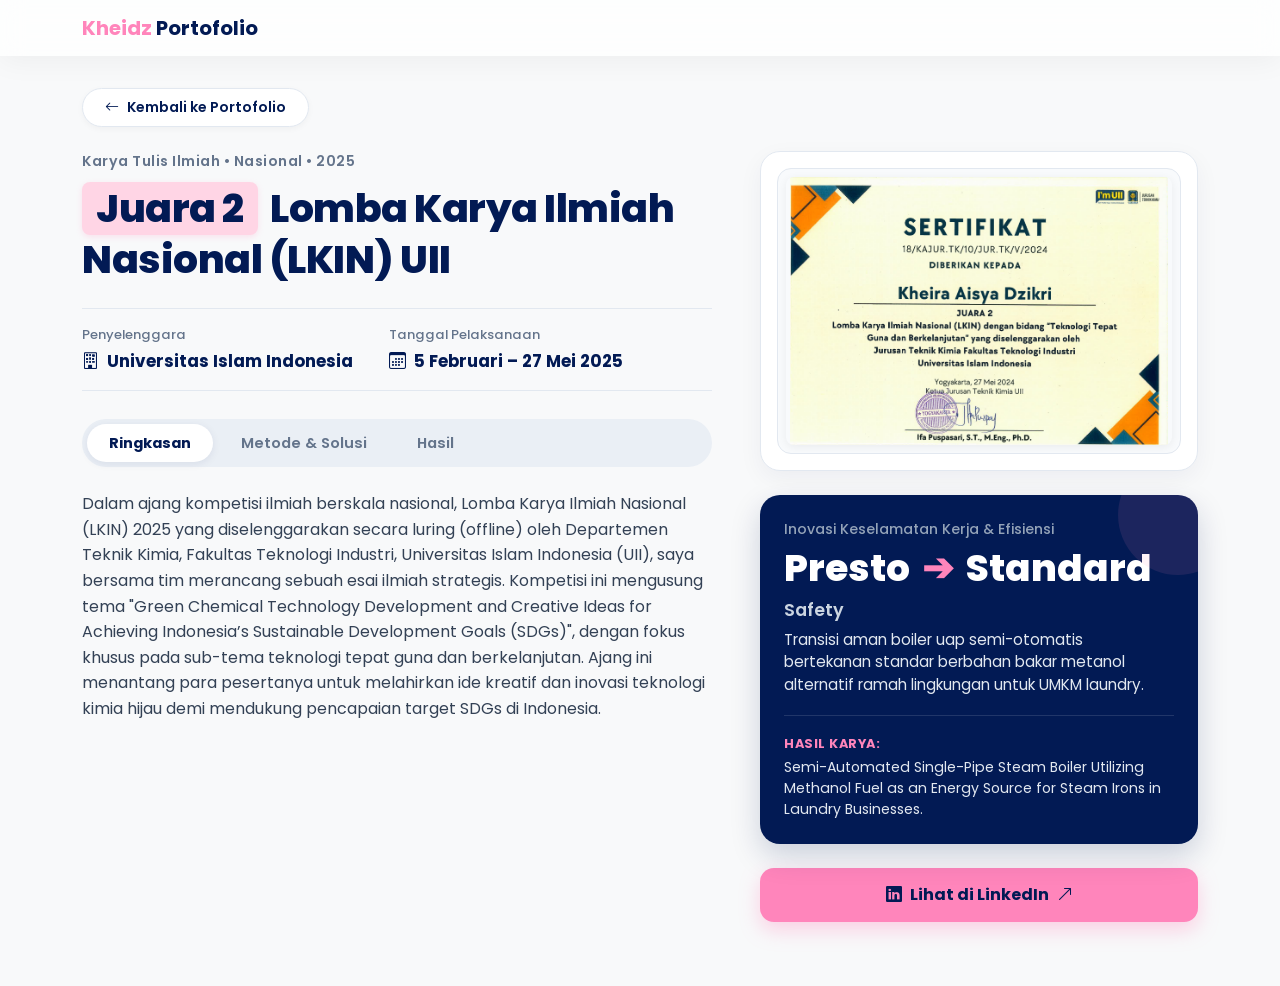
<file: detail5.html>
<!DOCTYPE html>
<html lang="id">

<head>
    <meta charset="UTF-8">
    <meta name="viewport" content="width=device-width, initial-scale=1.0">
    <title>Juara 2 LKTI UII - Kheira Aisya Dzikri</title>
    <link href="https://cdn.jsdelivr.net/npm/bootstrap@5.3.7/dist/css/bootstrap.min.css" rel="stylesheet">
    <link rel="stylesheet" href="https://cdn.jsdelivr.net/npm/bootstrap-icons@1.13.1/font/bootstrap-icons.min.css">
    <link rel="preconnect" href="https://fonts.googleapis.com">
    <link rel="preconnect" href="https://fonts.gstatic.com" crossorigin>
    <link href="https://fonts.googleapis.com/css2?family=Poppins:ital,wght@0,300;0,400;0,500;0,600;0,700;0,800;1,400;1,600&display=swap" rel="stylesheet">
    <link href="https://fonts.googleapis.com/css2?family=Montserrat:ital,wght@0,100..900;1,100..900&display=swap" rel="stylesheet">
    <link href="https://unpkg.com/aos@2.3.1/dist/aos.css" rel="stylesheet">
    <link rel="stylesheet" href="styleportof.css?v=3">
    <link rel="stylesheet" href="detail-prestasi.css?v=1">
</head>

<body class="detail-body-bg">
    <!-- 1. Header Portfolio -->
    <nav class="navbar navbar-expand-lg sticky-top navbar">
        <div class="container">
            <a class="navbar-brand fw-bold" href="index.html">
                <span class="text-secondary">Kheidz</span> <span class="text-primary">Portofolio</span>
            </a>
        </div>
    </nav>

    <main class="detail-section">
        <div class="container">
            <!-- 1. Tombol Kembali -->
            <div class="mb-4" data-aos="fade-up" data-aos-duration="600">
                <a href="index.html#achievement" class="detail-back-btn">
                    <i class="bi bi-arrow-left me-2"></i> Kembali ke Portofolio
                </a>
            </div>

            <!-- Responsive Container -->
            <div class="detail-grid-container">
                <!-- Main Info Column (Left on Desktop) -->
                <div class="detail-col-main" data-aos="fade-up" data-aos-duration="750">
                    <!-- 2. Kategori Prestasi & Judul Besar dengan Highlight Pink -->
                    <div class="detail-header-block detail-order-1">
                        <div class="detail-overline">
                            Karya Tulis Ilmiah • Nasional • 2025
                        </div>
                        <h1 class="detail-main-title">
                            <span class="detail-rank-highlight">Juara 2</span> Lomba Karya Ilmiah Nasional (LKIN) UII
                        </h1>
                    </div>

                    <!-- 3. Informasi Penyelenggara dan Tanggal dengan Divider Rapi -->
                    <div class="detail-meta-horizontal detail-order-3">
                        <div class="detail-meta-item">
                            <span class="detail-meta-label">Penyelenggara</span>
                            <span class="detail-meta-value">
                                <i class="bi bi-building me-2"></i> Universitas Islam Indonesia
                            </span>
                        </div>
                        <div class="detail-meta-item">
                            <span class="detail-meta-label">Tanggal Pelaksanaan</span>
                            <span class="detail-meta-value">
                                <i class="bi bi-calendar3 me-2"></i> 5 Februari – 27 Mei 2025
                            </span>
                        </div>
                    </div>

                    <!-- 5. Tab Interaktif Ringkasan, Metode, dan Hasil -->
                    <div class="detail-tabs-nav detail-order-5" role="tablist">
                        <button class="detail-tab-btn active" data-tab="tab-ringkasan" type="button" role="tab" aria-selected="true">Ringkasan</button>
                        <button class="detail-tab-btn" data-tab="tab-metode" type="button" role="tab" aria-selected="false">
                            <span class="tab-label-full">Metode & Solusi</span>
                            <span class="tab-label-short">Metode</span>
                        </button>
                        <button class="detail-tab-btn" data-tab="tab-hasil" type="button" role="tab" aria-selected="false">Hasil</button>
                    </div>

                    <!-- 6. Deskripsi Sesuai Tab yang Aktif -->
                    <div class="detail-tab-content detail-order-6">
                        <!-- Tab 1: Ringkasan -->
                        <div class="detail-tab-pane active" id="tab-ringkasan" role="tabpanel">
                            <p>
                                Dalam ajang kompetisi ilmiah berskala nasional, Lomba Karya Ilmiah Nasional (LKIN) 2025 yang diselenggarakan secara luring (offline) oleh Departemen Teknik Kimia, Fakultas Teknologi Industri, Universitas Islam Indonesia (UII), saya bersama tim merancang sebuah esai ilmiah strategis. Kompetisi ini mengusung tema "Green Chemical Technology Development and Creative Ideas for Achieving Indonesia’s Sustainable Development Goals (SDGs)", dengan fokus khusus pada sub-tema teknologi tepat guna dan berkelanjutan. Ajang ini menantang para pesertanya untuk melahirkan ide kreatif dan inovasi teknologi kimia hijau demi mendukung pencapaian target SDGs di Indonesia.
                            </p>
                        </div>

                        <!-- Tab 2: Metode & Solusi -->
                        <div class="detail-tab-pane" id="tab-metode" role="tabpanel">
                            <p>
                                Melalui pendekatan ilmiah yang terstruktur dengan metode kualitatif yang berfokus pada inovasi desain dan peningkatan performa, kami mengembangkan inovasi berupa Boiler Uap Pipa Tunggal Semi-Otomatis Berbahan Bakar Metanol. Alat ini dirancang untuk mengatasi risiko kecelakaan kerja berupa ledakan akibat penggunaan boiler modifikasi dari panci presto non-standar yang marak digunakan pada usaha laundry. Kami mengintegrasikan sistem keamanan semi-otomatis berstandar untuk meminimalisasi kelalaian pengisian air dan pengaturan api manual. Penggunaan metanol sebagai sumber energi alternatif terbukti memberikan keuntungan lingkungan berupa emisi yang lebih rendah serta peningkatan efisiensi bahan bakar melalui optimalisasi pembakaran. Gagasan ini disusun secara analitis untuk menghadirkan teknologi tepat guna yang tidak hanya meningkatkan keuntungan dan keselamatan kerja pelaku UMKM, tetapi juga mendukung transisi menuju energi terbarukan pengganti bahan bakar fosil.
                            </p>
                        </div>

                        <!-- Tab 3: Hasil -->
                        <div class="detail-tab-pane" id="tab-hasil" role="tabpanel">
                            <p>
                                Karya tulis ilmiah dan inovasi teknologi tepat guna ini berhasil dinobatkan sebagai Juara 2 (2nd Place Winner) di tingkat nasional. Penghargaan ini menjadi bukti pengakuan atas kemampuan analisis, orisinalitas ide, serta kontribusi nyata dari teknologi kimia hijau yang kami tawarkan dalam menjembatani keselamatan kerja, efisiensi operasional, dan keberlanjutan lingkungan.
                            </p>
                        </div>
                    </div>
                </div>

                <!-- Side Column (Right on Desktop) -->
                <div class="detail-col-side" data-aos="fade-up" data-aos-duration="850">
                    <!-- 2. Kartu Sertifikat -->
                    <div class="detail-card-white detail-order-2">
                        <div class="detail-cert-box">
                            <img src="photo/Juara 2 lkti uii_page-0001.jpg" 
                                 alt="Sertifikat Juara 2 LKTI UII" 
                                 class="detail-cert-img" 
                                 loading="lazy">
                        </div>
                    </div>

                    <!-- 4. Panel Informasi Pendukung Berwarna Navy dengan Teks Putih -->
                    <div class="detail-card-navy detail-order-4">
                        <div class="detail-navy-label">Inovasi Keselamatan Kerja & Efisiensi</div>
                        <div class="detail-navy-stat">
                            <span>Presto</span>
                            <span class="detail-stat-arrow">➔</span>
                            <span>Standard</span>
                            <span class="detail-stat-unit">Safety</span>
                        </div>
                        <div class="detail-navy-subtext">
                            Transisi aman boiler uap semi-otomatis bertekanan standar berbahan bakar metanol alternatif ramah lingkungan untuk UMKM laundry.
                        </div>
                        <div class="detail-navy-divider"></div>
                        <div class="detail-navy-project">
                            <span class="detail-navy-project-label">Hasil Karya:</span>
                            <span class="detail-navy-project-title">
                                Semi-Automated Single-Pipe Steam Boiler Utilizing Methanol Fuel as an Energy Source for Steam Irons in Laundry Businesses.
                            </span>
                        </div>
                    </div>

                    <!-- 7. Tombol LinkedIn di Bagian Bawah Konten -->
                    <div class="detail-linkedin-wrapper detail-order-7">
                        <a href="https://www.linkedin.com/in/kheira-aisya-dzikri/details/projects/" 
                           target="_blank" 
                           rel="noopener noreferrer" 
                           class="detail-linkedin-btn">
                            <i class="bi bi-linkedin me-2"></i>
                            <span>Lihat di LinkedIn</span>
                            <i class="bi bi-arrow-up-right ms-2"></i>
                        </a>
                    </div>
                </div>
            </div>
        </div>
    </main>

        <script src="https://unpkg.com/aos@2.3.1/dist/aos.js"></script>
    <script>
        const prefersReducedMotion = window.matchMedia('(prefers-reduced-motion: reduce)').matches;
        AOS.init({
            duration: 800,
            easing: 'ease-in-out',
            once: true,
            disable: function() {
                return prefersReducedMotion;
            }
        });

        // Tab Interactivity with Smooth Horizontal Slide
        document.addEventListener('DOMContentLoaded', function() {
            const tabBtns = document.querySelectorAll('.detail-tab-btn');
            const tabPanes = document.querySelectorAll('.detail-tab-pane');
            const tabOrder = ['tab-ringkasan', 'tab-metode', 'tab-hasil'];

            tabBtns.forEach(function(btn) {
                btn.addEventListener('click', function() {
                    const targetId = this.getAttribute('data-tab');
                    const currentActiveBtn = document.querySelector('.detail-tab-btn.active');
                    const currentActiveId = currentActiveBtn ? currentActiveBtn.getAttribute('data-tab') : null;

                    if (targetId === currentActiveId) return;

                    const currentIndex = tabOrder.indexOf(currentActiveId);
                    const targetIndex = tabOrder.indexOf(targetId);
                    const isMovingLeft = targetIndex < currentIndex;

                    tabBtns.forEach(b => {
                        b.classList.remove('active');
                        b.setAttribute('aria-selected', 'false');
                    });

                    this.classList.add('active');
                    this.setAttribute('aria-selected', 'true');

                    tabPanes.forEach(p => {
                        p.classList.remove('active', 'slide-left-pane');
                    });

                    const targetPane = document.getElementById(targetId);
                    if (targetPane) {
                        if (isMovingLeft) {
                            targetPane.classList.add('slide-left-pane');
                        }
                        targetPane.classList.add('active');
                    }
                });
            });
        });
    </script>
    <script src="https://cdn.jsdelivr.net/npm/bootstrap@5.3.7/dist/js/bootstrap.bundle.min.js"></script>

</body>

</html>
</file>
<file: styleportof.css>
:root {
  --primary-color: #021a54;
  --secondary-color: #ffcee3;
  --tersier-color: #ff85bb;
  --background-color: #f5f5f5;
  --text-color: #333333;
  --font-sans: "Poppins", sans-serif;
  --font-logo: "Montserrat", sans-serif;
  --text-gray: #6b7280;
}

body {
  font-family: var(--font-sans);
}

.navbar {
  background-color: rgba(255, 255, 255, 0.75);
  /* untuk nge blur komponen di belakang navbar */
  backdrop-filter: blur(12px);
  box-shadow: 0 4px 30px rgba(0, 0, 0, 0.05);
}

.nav-link {
  border-radius: 50px;
  padding: 0.4rem 0.9rem !important;
}
.navbar-nav {
  gap: 0.35rem;
}

.nav-link:hover {
  background-color: rgba(255, 199, 237, 0.38);
  border-radius: 50px;
  transition: 0.1s ease-in-out;
}

.btn {
  border-radius: 126px;
}

.btn-primary {
  background-color: var(--tersier-color);
  color: white;
  border-color: var(--tersier-color);
}

.btn-primary:hover {
  background-color: var(--primary-color) !important;
  color: var(--tersier-color) !important;
  border-color: var(--primary-color);
}

.btn-floating {
  color: white;
}

.btn-floating:hover {
  color: var(--tersier-color) !important;
  transform: scale(1.3) !important;
  transition: 0.1s ease-in-out;
}

.text-primary {
  color: var(--primary-color) !important;
}

.text-secondary {
  color: var(--tersier-color) !important;
}

.text-tersiary {
  color: var(--background-color) !important;
}

.btn-outline-primary {
  color: var(--primary-color) !important;
  border-color: var(--primary-color) !important;
  align-self: flex-end;
}

.btn-outline-primary:hover {
  background-color: var(--primary-color) !important;
  color: white !important;
}

.btn-outline-primary:active {
  color: white !important;
  border-color: var(--primary-color) !important;
  background-color: var(--primary-color) !important;
}

.btn-outline-secondary {
  color: var(--primary-color) !important;
  border-color: var(--primary-color) !important;
}

.btn-outline-secondary:hover {
  background-color: var(--primary-color) !important;
  color: var(--background-color) !important;
}

.border-secondary {
  border-color: var(--secondary-color) !important;
}
.border-primary {
  border-color: var(--primary-color) !important;
  opacity: 0.85 !important;
}

.text-justify {
  text-align: justify !important;
}

p,
.card-text,
.card-text-tentang,
.lead,
label,
input,
textarea {
  font-family: var(--font-sans) !important;
  line-height: 1.6;
}

.card-title {
  color: var(--primary-color);
}

.card-text {
  color: var(--text-color);
  font-size: 0.95rem;
  font-weight: 400;
  text-align: justify;
  padding: 16px;
}

.card-text-tentang {
  color: #021a54;
  font-size: 0.95rem;
  font-weight: 400;
  padding: 12px 16px;
}

.card-footer {
  background-color: rgb(255, 255, 255, 0);
}

.card {
  transition: all 0.3s ease-in-out;
}

.card:hover {
  transform: translateY(-8px) !important;
  box-shadow: 0 20px 40px rgba(0, 0, 0, 0.1) !important;
}

.card-img-top:hover {
  transform: scale(1.05);
}

.text-body-secondary {
  color: #ffff !important;
  padding-left: 16px;
}

.border-primary {
  border-color: var(--primary-color) !important;
}

.hubungi-saya {
  box-shadow: 0 20px 40px rgba(0, 0, 0, 0.1) !important;
}

.contact-notice {
  margin-top: 1rem;
  padding: 0.85rem 1rem;
  border-radius: 0.75rem;
  font-size: 0.9rem;
  text-align: center;
}

.contact-notice[hidden] {
  display: none;
}

.contact-notice.is-success {
  color: var(--primary-color);
  background: rgba(255, 133, 187, 0.2);
  border: 1px solid var(--tersier-color);
}

.contact-notice.is-error {
  color: #842029;
  background: #f8d7da;
  border: 1px solid #f1aeb5;
}

.border-bottom {
  border-radius: 40%;
}

.linkedin {
  text-decoration: none;
  color: var(--primary-color);
}

/* ==========================================
   7. CAPSULE MARQUEE
   ========================================== */
.marquee-container {
  width: 100%;
  background-color: rgba(255, 255, 255, 0.03) !important;
  backdrop-filter: blur(8px);
  padding: 15px 0;
  overflow: hidden;
  display: flex;
  border-top: 1px solid rgba(255, 255, 255, 0.1);
  border-bottom: 1px solid rgba(255, 255, 255, 0.1);
}

.marquee-content {
  display: flex;
  animation: marquee 20s linear infinite;
  width: max-content;
}

.marquee-item {
  flex: 0 0 auto;
  padding: 0 20px;
  font-size: 1.2rem;
  white-space: nowrap;
}

@keyframes marquee {
  0% {
    transform: translateX(0%);
  }

  100% {
    transform: translateX(-50%);
  }
}

.marquee-container:hover .marquee-content {
  animation-play-state: paused;
}

.text-run-1 {
  background-color: #021a54;
  color: #fff8db;
}

.text-run-2 {
  background-color: #ffc7ed;
  color: #021a54;
}

.text-run-3 {
  background-color: #7d8abc;
  color: white;
}

.text-run-4 {
  background-color: #021a54;
  color: #ff85bb;
}

.text-run-5 {
  background-color: #ff85bb;
  color: #021a54;
}

.text-run-6 {
  background-color: #7d8abc;
  color: #021a54;
}

.text-gray {
  color: var(--text-gray);
  font-size: large;
}

.section-spacing {
  padding: 8rem 0;
}

.stat-number {
  font-size: 5rem;
  font-weight: 700;
  line-height: 1;
  margin-bottom: 0.5rem;
  letter-spacing: -0.04em;
  color: var(--primary-color);
}

.stat-number:hover {
  transform: scale(1.1);
  transition: 0.25s ease-in-out;
}

.backgorund-color {
  background-color: rgba(255, 206, 227, 0.555) !important;
}

/* bagian stack achievement */

.section-1 {
  background: hsl(265.3, 10%, 75%);
}

.card1 {
  position: sticky;
  top: 128px;
}

.card__inner {
  will-change: transform;
  background: white;
  display: flex;
  overflow: hidden;
  box-shadow: 0 25px 50px -12px hsla(265.3, 20%, 10%, 35%);
  transform-origin: center top;
}

.cards {
  max-width: 656px;
  margin: 0 auto;
  display: grid;
  grid-template-rows: repeat(var(--cards-count), var(--card-height));
  gap: 40px 0;
}

.card__image-container {
  display: flex;
  width: 100%;
  flex-shrink: 0;
}

.card__image {
  width: 100%;
  height: 100%;
  object-fit: cover;
}

.space {
  margin-top: 88px;
  margin-bottom: 128px;
}

.detail-sidebar-column {
  align-self: flex-start !important;
  height: fit-content;
  position: sticky;
  top: 6rem;
  z-index: 10;
}

.detail-layout {
  align-items: flex-start;
}

.detail-sidebar-card {
  margin-bottom: 1rem;
}

.detail-sidebar-card:hover {
  transform: none !important;
}

@media (max-width: 991.98px) {
  .detail-sidebar-column {
    align-self: auto !important;
    height: auto;
    position: static;
  }

  .card__inner {
    flex-direction: column;
  }

  .card__image-container {
    width: 100%;
  }

  .card__image {
    aspect-ratio: 16 / 9;
  }

  .card__title {
    font-size: 32px;
  }

  .card__description {
    font-size: 16px;
  }

  .card__content {
    padding: 30px 20px;
  }
}

.card__link {
  display: block;
  position: relative;
  width: 100%;
  height: 100%;
  text-decoration: none;
  overflow: hidden;
}

.card__link::after {
  content: "Klik untuk detail";
  position: absolute;
  top: 0;
  left: 0;
  width: 100%;
  height: 100%;
  background: rgba(0, 0, 0, 0.45);
  color: #ffffff;
  font-size: 24px;
  font-weight: 600;
  display: flex;
  align-items: center;
  justify-content: center;
  border-radius: inherit;
  opacity: 0;
  transition: opacity 0.25s ease;
  pointer-events: none;
}

.card__link:hover::after {
  opacity: 1;
}

/* ==========================================
   8. NOTIFIKASI UNDUH RESUME (CUSTOM TOAST)
   ========================================== */
.custom-notify-toast {
  background: rgba(2, 26, 84, 0.75) !important;
  backdrop-filter: blur(16px) saturate(180%) !important;
  -webkit-backdrop-filter: blur(16px) saturate(180%) !important;
  color: #ffffff !important;
  border: 1px solid rgba(255, 133, 187, 0.35) !important;
  border-radius: 50px !important;
  box-shadow:
    0 10px 30px rgba(2, 26, 84, 0.25),
    0 0 15px rgba(255, 133, 187, 0.2) !important;
  z-index: 9999 !important;
  padding: 8px 20px !important;
  margin-top: 20px !important;
  width: auto !important;
  max-width: fit-content !important;
  display: inline-flex !important;
}

.notify-icon-badge {
  width: 28px;
  height: 28px;
  background: linear-gradient(
    135deg,
    var(--tersier-color) 0%,
    var(--secondary-color) 100%
  );
  color: var(--primary-color) !important;
  border-radius: 50%;
  display: flex;
  align-items: center;
  justify-content: center;
  flex-shrink: 0;
  box-shadow: 0 3px 8px rgba(255, 133, 187, 0.35);
}

.notify-icon-badge [data-notify="icon"] {
  font-size: 0.92rem;
  color: var(--primary-color) !important;
}

.notify-text {
  color: #ffffff !important;
  font-size: 0.88rem;
  font-family: var(--font-sans);
  letter-spacing: 0.2px;
  white-space: nowrap;
}

/* ===================================================
   9. PRESTASI SECTION (MINIMALIST MONOCHROME REDESIGN)
   =================================================== */
.achievement-section {
  background-color: #fff7fb;
  border-top: 1px solid #f2d8e5;
  border-bottom: 1px solid #f2d8e5;
}

.achievement-section-tag {
  display: inline-flex;
  align-items: center;
  font-size: 0.76rem;
  font-weight: 700;
  text-transform: uppercase;
  letter-spacing: 2px;
  color: #475569;
  background: #e2e8f0;
  border: 1px solid #cbd5e1;
  padding: 6px 16px;
  border-radius: 50px;
  margin-bottom: 8px;
}

.achievement-section-title {
  color: var(--tersier-color) !important;
  font-size: 2.25rem;
  letter-spacing: -0.5px;
}

.achievement-section .border-bottom.border-3 {
  border-color: var(--tersier-color) !important;
}

.achievement-divider {
  width: 56px;
  height: 4px;
  background: #0f172a;
  border-radius: 4px;
}

.achievement-section-desc {
  color: #475569;
  font-size: 1.05rem;
  max-width: 720px;
  margin: 0 auto;
  line-height: 1.7;
}

/* Cards Container */
.achievement-cards-container {
  max-width: 980px;
  margin: 0 auto;
  display: flex;
  flex-direction: column;
  gap: 28px;
}

/* Achievement Card Base */
.achievement-card,
.achievement-card:hover {
  background: #fff;
  border: 0;
  border-radius: 20px;
  box-shadow:
    0 12px 32px -6px rgba(15, 23, 42, 0.12),
    0 3px 10px rgba(15, 23, 42, 0.06);
  transition:
    transform 0.35s cubic-bezier(0.16, 1, 0.3, 1),
    box-shadow 0.35s cubic-bezier(0.16, 1, 0.3, 1),
    border-color 0.3s ease;
  overflow: hidden;
  position: relative;
}

.achievement-card:hover {
  transform: translateY(-4px);
  box-shadow:
    0 20px 40px -8px rgba(15, 23, 42, 0.1),
    0 6px 14px -3px rgba(15, 23, 42, 0.04);
}

/* Inner Horizontal Flex Layout */
.achievement-card-inner {
  display: flex;
  flex-direction: row;
  align-items: center;
  padding: 24px;
  gap: 32px;
}

/* Left: Media / Certificate Column */
.achievement-media-col {
  flex: 0 0 380px;
  max-width: 380px;
  width: 100%;
}

.achievement-media-frame {
  display: flex;
  align-items: center;
  justify-content: center;
  position: relative;
  background: #fff0f6;
  border: 1px solid #f2d8e5;
  border-radius: 14px;
  padding: 8px;
  aspect-ratio: 1.414 / 1;
  overflow: hidden;
  text-decoration: none;
  box-shadow: inset 0 1px 3px rgba(0, 0, 0, 0.04);
  transition: all 0.3s cubic-bezier(0.16, 1, 0.3, 1);
}

.achievement-card:hover .achievement-media-frame {
  background: #ffe3ef;
}

.achievement-cert-img {
  width: 100%;
  height: 100%;
  object-fit: contain;
  border-radius: 8px;
  background: #ffffff;
  box-shadow: 0 2px 8px rgba(0, 0, 0, 0.06);
  transition: transform 0.4s cubic-bezier(0.16, 1, 0.3, 1);
  display: block;
}

.achievement-media-frame:hover .achievement-cert-img {
  transform: scale(1.02);
}

.achievement-media-overlay {
  position: absolute;
  inset: 0;
  background: rgba(15, 23, 42, 0.45);
  backdrop-filter: blur(2px);
  display: flex;
  align-items: center;
  justify-content: center;
  opacity: 0;
  transition: opacity 0.25s ease;
  border-radius: inherit;
  pointer-events: none;
}

.achievement-media-frame:hover .achievement-media-overlay {
  opacity: 1;
}

.achievement-overlay-badge {
  background: #ffffff;
  color: #0f172a;
  font-size: 0.8rem;
  font-weight: 600;
  padding: 6px 14px;
  border-radius: 50px;
  box-shadow: 0 4px 12px rgba(0, 0, 0, 0.2);
  display: inline-flex;
  align-items: center;
  gap: 6px;
  transform: translateY(6px);
  transition: transform 0.25s ease;
}

.achievement-media-frame:hover .achievement-overlay-badge {
  transform: translateY(0);
}

/* Right: Information Column */
.achievement-body-col {
  flex: 1;
  min-width: 0;
  display: flex;
  flex-direction: column;
  justify-content: center;
}

/* Meta Badges Row */
.achievement-meta-row {
  display: flex;
  flex-wrap: wrap;
  align-items: center;
  gap: 10px;
  margin-bottom: 12px;
}

.achievement-rank-pill {
  display: inline-flex;
  align-items: center;
  gap: 6px;
  font-size: 0.78rem;
  font-weight: 700;
  text-transform: uppercase;
  letter-spacing: 0.5px;
  padding: 5px 14px;
  border-radius: 50px;
  transition: all 0.2s ease;
}

.achievement-rank-pill.rank-1 {
  background: #0f172a;
  color: #ffffff;
  box-shadow: 0 2px 6px rgba(15, 23, 42, 0.15);
}

.achievement-rank-pill.rank-2 {
  background: #334155;
  color: #ffffff;
  box-shadow: 0 2px 6px rgba(51, 65, 85, 0.15);
}

.achievement-level-pill {
  display: inline-flex;
  align-items: center;
  gap: 6px;
  font-size: 0.78rem;
  font-weight: 600;
  color: #475569;
  background: #f1f5f9;
  border: 1px solid #e2e8f0;
  padding: 4px 13px;
  border-radius: 50px;
  letter-spacing: 0.2px;
}

/* Title */
.achievement-card-title {
  font-size: 1.35rem;
  font-weight: 700;
  margin: 4px 0 6px 0;
  line-height: 1.35;
}

.achievement-card-title a {
  color: #0f172a;
  text-decoration: none;
  transition: color 0.2s ease;
}

.achievement-card-title a:hover {
  color: #475569;
}

/* Institution / Organizer */
.achievement-organizer {
  font-size: 0.92rem;
  font-weight: 600;
  color: #334155;
  display: flex;
  align-items: center;
  gap: 8px;
  margin-bottom: 10px;
}

.achievement-organizer i {
  color: #64748b;
  font-size: 0.95rem;
}

/* Description */
.achievement-desc {
  font-size: 0.92rem;
  color: #64748b;
  line-height: 1.6;
  margin-bottom: 20px;
}

/* Action Button */
.achievement-action-row {
  margin-top: auto;
}

.achievement-btn-detail {
  display: inline-flex;
  align-items: center;
  gap: 8px;
  background: #0f172a;
  color: #ffffff !important;
  border: 1px solid #0f172a;
  border-radius: 100px;
  padding: 9px 24px;
  font-size: 0.88rem;
  font-weight: 500;
  text-decoration: none;
  transition: all 0.25s cubic-bezier(0.16, 1, 0.3, 1);
  box-shadow: 0 2px 6px rgba(15, 23, 42, 0.12);
}

.achievement-btn-detail:hover {
  background: #1e293b;
  border-color: #1e293b;
  color: #ffffff !important;
  transform: translateY(-2px);
  box-shadow: 0 6px 16px rgba(15, 23, 42, 0.18);
}

.achievement-btn-detail i {
  transition: transform 0.25s ease;
}

.achievement-btn-detail:hover i {
  transform: translateX(4px);
}

/* Extra Cards (Show More / Show Less) */
.achievement-card-extra {
  display: none;
  opacity: 0;
  transform: translateY(20px);
}

.achievement-card-extra.is-visible {
  display: block;
  animation: achievementFadeSlideIn 0.45s cubic-bezier(0.16, 1, 0.3, 1) forwards;
}

@keyframes achievementFadeSlideIn {
  0% {
    opacity: 0;
    transform: translateY(20px);
  }

  100% {
    opacity: 1;
    transform: translateY(0);
  }
}

/* Show More / Show Less Toggle Button */
.achievement-toggle-container {
  padding-top: 10px;
}

.achievement-toggle-btn {
  display: inline-flex;
  align-items: center;
  justify-content: center;
  gap: 10px;
  background: #ffffff;
  color: #0f172a;
  border: 1.5px solid #0f172a;
  border-radius: 100px;
  padding: 13px 36px;
  font-size: 0.95rem;
  font-weight: 600;
  cursor: pointer;
  box-shadow: 0 2px 10px rgba(15, 23, 42, 0.05);
  transition: all 0.3s cubic-bezier(0.16, 1, 0.3, 1);
}

.achievement-toggle-btn:hover {
  background: #0f172a;
  color: #ffffff;
  box-shadow: 0 8px 24px rgba(15, 23, 42, 0.15);
  transform: translateY(-2px);
}

.achievement-toggle-btn .btn-icon {
  font-size: 0.95rem;
  transition: transform 0.25s ease;
}

/* Responsive Breakpoints */
@media (max-width: 991px) {
  .achievement-card-inner {
    padding: 20px;
    gap: 24px;
  }

  .achievement-media-col {
    flex: 0 0 300px;
    max-width: 300px;
  }

  .achievement-card-title {
    font-size: 1.2rem;
  }

  .achievement-section-title {
    font-size: 2rem;
  }
}

@media (max-width: 767px) {
  .achievement-section {
    padding-top: 2.5rem !important;
    padding-bottom: 2.5rem !important;
  }

  .achievement-card-inner {
    flex-direction: column;
    align-items: stretch;
    padding: 16px;
    gap: 18px;
  }

  .achievement-media-col {
    flex: 0 0 100%;
    max-width: 100%;
  }

  .achievement-media-frame {
    aspect-ratio: 1.414 / 1;
    padding: 8px;
  }

  .achievement-card-title {
    font-size: 1.15rem;
    margin-bottom: 6px;
  }

  .achievement-desc {
    font-size: 0.88rem;
    margin-bottom: 16px;
  }

  .achievement-btn-detail {
    width: 100%;
    justify-content: center;
    padding: 10px 20px;
  }

  .achievement-toggle-btn {
    width: 100%;
    max-width: 280px;
    padding: 11px 24px;
  }
}

/* Hero Image Natural Aesthetic Styling */
.hero-img {
  max-width: 440px;
  width: 100%;
  height: auto;
  border-radius: 28px !important;
  box-shadow: 0 15px 35px rgba(2, 26, 84, 0.12) !important;
  border: 4px solid #ffffff;
  transition:
    transform 0.35s ease,
    box-shadow 0.35s ease;
}

.hero-img:hover {
  transform: translateY(-4px) scale(1.01);
  box-shadow: 0 20px 45px rgba(2, 26, 84, 0.18) !important;
}

/* Non-Intrusive Responsive Adjustments */
img {
  max-width: 100%;
}

@media (max-width: 768px) {
  #home {
    min-height: auto !important;
    padding-top: 1.5rem !important;
    padding-bottom: 2rem !important;
  }

  #home .container {
    padding-top: 1rem !important;
    margin-top: 0 !important;
  }

  .hero-img {
    max-width: 100% !important;
    height: auto !important;
  }
}

/* SECTION PROYEK */

#proyek {
  --primary-color: #021a54;
  --secondary-color: #ffcee3;
  --tersier-color: #ff85bb;
  --background-color: #f5f5f5;
  --text-color: #333333;
  --font-sans: "Poppins", sans-serif;
  --font-logo: "Montserrat", sans-serif;
  --text-gray: #6b7280;
  --abu-section: #f8fafc; /* warna section selang-seling di webmu */
  --garis-section: #e2e8f0; /* garis tipis pemisah section */
  --nav-h: 70px;
}

/* ====== SECTION PROYEK (salin dari sini) ====== */
#proyek {
  position: relative;
  background: #fff;
  border-top: 1px solid var(--garis-section);
  border-bottom: 1px solid var(--garis-section);
}
#proyek .sticky {
  position: sticky;
  top: var(--nav-h);
  height: calc(100vh - var(--nav-h));
  height: calc(100svh - var(--nav-h));
  display: flex;
  flex-direction: column;
  justify-content: center;
  gap: 6px;
  overflow: hidden;
}
#proyek .kepala {
  padding: 0 24px;
  text-align: center;
}
#proyek h2 {
  margin: 0 0 6px;
  font-size: 2.25rem;
  font-weight: 700;
  letter-spacing: -0.5px;
  color: var(--primary-color);
}
#proyek .sub {
  margin: 0 auto;
  max-width: 52ch;
  font-size: 1rem;
  line-height: 1.7;
  color: var(--text-gray);
}

#proyek .viewport {
  overflow: hidden;
  padding: 24px 0;
  -webkit-mask-image: linear-gradient(
    to right,
    transparent,
    #000 8%,
    #000 92%,
    transparent
  );
  mask-image: linear-gradient(
    to right,
    transparent,
    #000 8%,
    #000 92%,
    transparent
  );
}
#proyek .track {
  display: flex;
  align-items: stretch;
  gap: 24px;
  width: max-content;
  will-change: transform;
}

/* kartu landscape: teks di kiri, foto di kanan */
#proyek .kartu {
  --w: min(820px, 88vw);
  flex: 0 0 var(--w);
  width: var(--w);
  display: grid;
  grid-template-columns: minmax(0, 1fr) 320px;
  align-items: center;
  gap: 24px;
  padding: 24px 24px 24px 30px;
  border-radius: 18px;
  background: var(--abu-section);
  border: 1px solid var(--garis-section);
  overflow: hidden;
  opacity: var(--o, 1);
  transition: opacity 0.25s ease;
  will-change: transform, opacity;
}
#proyek .kartu:hover {
  opacity: 1;
}

#proyek .media {
  position: relative;
  aspect-ratio: 16/9;
  border-radius: 10px;
  overflow: hidden;
  background: var(--primary-color);
}
#proyek .media::after {
  content: "";
  position: absolute;
  inset: 0;
  border-radius: inherit;
  box-shadow: inset 0 0 0 1px rgba(2, 26, 84, 0.14);
  pointer-events: none;
}
#proyek .media img {
  position: absolute;
  inset: 0;
  width: 100%;
  height: 100%;
  object-fit: cover;
  object-position: top left;
}

#proyek .isi {
  display: flex;
  flex-direction: column;
  padding: 2px 0;
}
#proyek .isi h3 {
  margin: 0;
  text-align: center;
  font-size: 1.2rem;
  font-weight: 600;
  color: var(--primary-color);
}
#proyek .isi h3::after {
  content: "";
  display: block;
  width: 28px;
  height: 3px;
  margin: 8px auto 12px;
  border-radius: 3px;
  background: var(--tersier-color);
}
#proyek .tag {
  display: flex;
  flex-wrap: wrap;
  justify-content: center;
  gap: 6px;
  margin: 0 0 12px;
  padding: 0;
  list-style: none;
}
/* kapsul: bahasa/teknologi utama = putih + titik warna; topik lain = pink lembut */
#proyek .tag li {
  display: inline-flex;
  align-items: center;
  gap: 6px;
  padding: 4px 12px;
  border-radius: 999px;
  font-size: 0.72rem;
  font-weight: 500;
  line-height: 1.5;
  color: var(--primary-color);
  background: rgba(255, 133, 187, 0.16);
}
#proyek .tag li.bhs {
  padding: 4px 12px;
  color: var(--tersier-color);
  background: var(--primary-color);
  border: 1px solid var(--primary-color);
  box-shadow: 0 1px 0 rgba(2, 26, 84, 0.12);
}
#proyek .tag li.bhs::before {
  content: none;
}
#proyek .isi p {
  margin: 0 0 16px;
  flex: 1;
  font-size: 0.9rem;
  line-height: 1.65;
  color: var(--text-gray);
  text-align: justify;
  hyphens: auto;
}

#proyek .aksi {
  display: flex;
  justify-content: center;
  gap: 8px;
}
#proyek .btn {
  display: inline-block;
  padding: 7px 16px;
  border-radius: 999px;
  font: 600 0.8rem var(--font-sans);
  text-decoration: none;
  border: 1.5px solid var(--primary-color);
  color: var(--primary-color);
  background: transparent;
  transition:
    background 0.2s,
    color 0.2s,
    border-color 0.2s;
}
#proyek .btn:visited {
  color: var(--primary-color);
}
#proyek .btn:hover,
#proyek .btn:focus-visible {
  background: var(--primary-color);
  border-color: var(--primary-color);
  color: #fff;
}
#proyek .btn.pink:hover,
#proyek .btn.pink:focus-visible {
  background: var(--tersier-color);
  border-color: var(--tersier-color);
  color: var(--primary-color);
}
#proyek .btn:focus-visible {
  outline: 3px solid var(--tersier-color);
  outline-offset: 2px;
}

/* tombol GitHub di bawah slider */
#proyek .bawah {
  display: flex;
  justify-content: center;
  margin-top: 4px;
}
#proyek .btn.besar {
  padding: 13px 36px;
  border-color: var(--tersier-color);
  background: var(--tersier-color);
  color: var(--primary-color);
  font-size: 0.95rem;
  font-weight: 600;
}
#proyek .btn.besar:visited {
  color: var(--primary-color);
}
#proyek .btn.besar:hover,
#proyek .btn.besar:focus-visible {
  border-color: var(--primary-color);
  background: var(--primary-color);
  color: var(--tersier-color);
}

/* OPSIONAL: versi gelap. Tambahkan class "gelap" di <section id="proyek" class="gelap"> */
#proyek.gelap {
  background: var(--primary-color);
  border-color: var(--primary-color);
}
#proyek.gelap h2 {
  color: #fff;
}
#proyek.gelap .sub {
  color: var(--secondary-color);
}
#proyek.gelap .kartu {
  background: #fff;
  border-color: #fff;
}
#proyek.gelap .btn.besar,
#proyek.gelap .btn.besar:visited {
  border-color: #fff;
  color: #fff;
}
#proyek.gelap .btn.besar.pink:hover {
  color: var(--primary-color);
}

@media (max-width: 700px) {
  #proyek .kartu {
    grid-template-columns: 1fr;
    padding: 20px;
    gap: 18px;
  }
  #proyek .media {
    order: -1;
  }
}

/* Responsive safeguards: prevent horizontal overflow and keep content usable on small screens. */
*,
*::before,
*::after {
  box-sizing: border-box;
}

html {
  scroll-behavior: smooth;
  scroll-padding-top: 5rem;
}

body {
  min-width: 320px;
  overflow-x: clip;
}

img,
video,
iframe {
  max-width: 100%;
}

.container,
.container-fluid {
  min-width: 0;
}

#home h1,
.achievement-card-title,
.achievement-organizer,
.detail-main-title {
  overflow-wrap: anywhere;
}

#proyek .sticky {
  min-width: 0;
}

@media (max-width: 767.98px) {
  html {
    scroll-padding-top: 4.5rem;
  }

  .navbar > .container {
    flex-wrap: wrap;
  }

  .navbar-brand {
    font-size: clamp(1rem, 4.5vw, 1.25rem);
  }

  .navbar-collapse {
    flex-basis: 100%;
  }

  .navbar-nav {
    padding: 0.5rem 0 0.75rem;
    gap: 0.15rem;
  }

  #home .display-4 {
    font-size: clamp(2rem, 9vw, 3rem);
    line-height: 1.15;
  }

  #home .btn-lg {
    width: 100%;
    margin: 0 !important;
  }

  #about .row > [class*="col-"] {
    width: 100%;
  }

  .section-spacing {
    padding: 4rem 0;
  }

  .stat-number {
    font-size: clamp(3rem, 14vw, 4.25rem);
  }

  /* Replace the scroll-controlled project carousel with a natural card list. */
  #proyek {
    height: auto !important;
  }

  #proyek .sticky {
    position: relative;
    top: auto;
    height: auto;
    min-height: 0;
    padding: 3rem 0;
    overflow: visible;
    gap: 1rem;
  }

  #proyek .kepala {
    padding-inline: 1rem;
  }

  #proyek h2 {
    font-size: clamp(1.75rem, 8vw, 2.25rem);
  }

  #proyek .viewport {
    width: 100%;
    overflow: visible;
    padding: 0 1rem;
    mask-image: none;
    -webkit-mask-image: none;
  }

  #proyek .track {
    width: 100%;
    padding: 0 !important;
    flex-direction: column;
    gap: 1rem;
    transform: none !important;
  }

  #proyek .kartu {
    width: 100%;
    height: auto !important;
    min-height: 0;
    flex-basis: auto;
    grid-template-columns: minmax(0, 1fr);
    padding: 1rem;
    gap: 1rem;
    opacity: 1 !important;
    transform: none !important;
  }

  #proyek .media {
    order: -1;
  }

  #proyek .isi p {
    text-align: left;
  }

  #contact .card {
    padding: 1.25rem !important;
  }

  .custom-notify-toast {
    max-width: calc(100vw - 2rem) !important;
    white-space: normal;
  }

  .notify-text {
    white-space: normal;
  }
}

@media (max-width: 400px) {
  .achievement-meta-row {
    align-items: flex-start;
    flex-direction: column;
  }

  #proyek .aksi {
    flex-wrap: wrap;
  }

  #proyek .aksi .btn {
    flex: 1 1 7rem;
    text-align: center;
  }
}

@media (prefers-reduced-motion: reduce) {
  html {
    scroll-behavior: auto;
  }

  *,
  *::before,
  *::after {
    animation-duration: 0.01ms !important;
    animation-iteration-count: 1 !important;
    transition-duration: 0.01ms !important;
    scroll-behavior: auto !important;
  }
}

/* Sertifikat gallery */
.sertifikat-section {
  padding: clamp(3.5rem, 8vw, 5.5rem) 0;
  background: #fff;
  border-top: 1px solid #e2e8f0;
  border-bottom: 1px solid #e2e8f0;
}

.sertifikat-heading {
  margin: 0 auto 2rem;
  text-align: center;
}

.sertifikat-heading h2 {
  margin-bottom: 0.75rem;
  color: var(--primary-color);
  font-size: clamp(1.75rem, 5vw, 2.25rem);
  font-weight: 700;
}

.sertifikat-heading p {
  max-width: 52ch;
  margin: 0 auto;
  color: var(--text-gray);
}

.sertifikat-filters {
  display: flex;
  flex-wrap: wrap;
  justify-content: center;
  gap: 0.5rem;
  margin-bottom: 2rem;
}

.sertifikat-filters button {
  padding: 0.45rem 1rem;
  border: 1px solid #e2e8f0;
  border-radius: 999px;
  background: #fff;
  color: var(--primary-color);
  font: 500 0.82rem var(--font-sans);
  cursor: pointer;
}

.sertifikat-filters button:hover,
.sertifikat-filters button.is-active {
  border-color: var(--primary-color);
  background: var(--primary-color);
  color: #fff;
}

.sertifikat-filters button:focus-visible,
.sertifikat-preview:focus-visible {
  outline: 3px solid var(--tersier-color);
  outline-offset: 3px;
}

.sertifikat-grid {
  display: grid;
  grid-template-columns: repeat(3, minmax(0, 1fr));
  gap: 1.25rem;
}

.sertifikat-card {
  min-width: 0;
  display: flex;
  flex-direction: column;
  padding: 0.65rem 0.65rem 1rem;
  overflow: hidden;
  border: 0;
  border-radius: 1rem;
  background: #fff;
  color: inherit;
  text-align: left;
  cursor: default;
  transition:
    transform 0.2s ease,
    border-color 0.2s ease,
    box-shadow 0.2s ease;
}

.sertifikat-card:hover {
  transform: translateY(-4px);
  box-shadow: 0 12px 28px rgba(2, 26, 84, 0.1);
}

.sertifikat-card[hidden] {
  display: none;
}

.sertifikat-thumb {
  position: relative;
  display: block;
  aspect-ratio: 4 / 3;
  overflow: hidden;
  border-radius: 0.65rem;
  background: #fff;
  text-decoration: none;
}

.sertifikat-thumb img {
  width: 100%;
  height: 100%;
  object-fit: contain;
  transition: transform 0.25s ease;
}

.sertifikat-preview-javacom img {
  object-fit: cover;
  object-position: center 36%;
}

.sertifikat-overlay {
  position: absolute;
  inset: 0;
  display: flex;
  align-items: center;
  justify-content: center;
  padding: 1rem;
  background: rgba(2, 26, 84, 0.72);
  color: #fff;
  font-size: 0.78rem;
  font-weight: 600;
  text-align: center;
  opacity: 0;
  transition: opacity 0.2s ease;
}

.sertifikat-preview:hover .sertifikat-overlay,
.sertifikat-preview:focus-visible .sertifikat-overlay {
  opacity: 1;
}

.sertifikat-preview:hover img {
  transform: scale(1.03);
}

.sertifikat-info {
  display: flex;
  flex-direction: column;
  gap: 0.25rem;
  padding: 0.9rem 0.3rem 0;
  overflow-wrap: anywhere;
}

.sertifikat-info strong {
  color: var(--primary-color);
  font-size: 0.95rem;
  line-height: 1.45;
}

.sertifikat-info > span {
  color: var(--text-gray);
  font-size: 0.8rem;
  line-height: 1.5;
}

.sertifikat-info small {
  display: inline-flex;
  align-items: center;
  padding: 0.4rem 1.1rem;
  border-radius: 999px;
  background: rgba(255, 133, 187, 0.2);
  color: var(--primary-color);
  font-size: 0.82rem;
  font-weight: 500;
}

.sertifikat-tags {
  display: flex;
  flex-wrap: wrap;
  gap: 0.5rem;
  margin-top: 0.5rem;
}

.sertifikat-info .sertifikat-year {
  border: 1px solid #e2e8f0;
  background: #fff;
}

/* Section backgrounds alternate between white and light neutral only. */
#about {
  background-color: #f8f9fa !important;
}

#stats {
  background-color: #fff;
}

#proyek {
  background: #f1f3f5;
}

#proyek .kartu {
  background: #fff;
}

#achievement {
  background-color: #fff;
}

#sertifikat {
  background-color: #f8f9fa;
}

#contact {
  background-color: #fff;
}

@media (max-width: 767.98px) {
  .sertifikat-grid {
    grid-template-columns: repeat(2, minmax(0, 1fr));
    gap: 0.75rem;
  }

  .sertifikat-info strong {
    font-size: 0.84rem;
  }
}

@media (max-width: 420px) {
  .sertifikat-grid {
    grid-template-columns: minmax(0, 1fr);
  }
}
</file>
<file: detail-prestasi.css>
/* ===================================================
   DETAIL PRESTASI DEDICATED STYLES (PINK, NAVY, WHITE)
   =================================================== */

html, body {
    max-width: 100%;
    overflow-x: hidden;
}

.detail-body-bg {
    background-color: #F8F9FA !important;
    min-height: 100vh;
}

.detail-section {
    background-color: #F8F9FA;
    padding-top: 2rem;
    padding-bottom: 4rem;
    box-sizing: border-box;
}

/* Back button */
.detail-back-btn {
    display: inline-flex;
    align-items: center;
    background: #FFFFFF;
    color: #021A54 !important;
    border: 1px solid #E2E8F0;
    border-radius: 50px;
    padding: 8px 22px;
    font-size: 0.88rem;
    font-weight: 600;
    text-decoration: none;
    box-shadow: 0 2px 6px rgba(0, 0, 0, 0.04);
    transition: all 0.25s ease;
}

.detail-back-btn:hover {
    background: #021A54;
    color: #FFFFFF !important;
    border-color: #021A54;
    transform: translateX(-3px);
    box-shadow: 0 4px 12px rgba(2, 26, 84, 0.15);
}

/* Overline */
.detail-overline {
    font-size: 0.88rem;
    font-weight: 600;
    color: #64748B;
    letter-spacing: 0.5px;
    margin-bottom: 10px;
}

/* Main title with Pink Highlight */
.detail-main-title {
    color: #021A54;
    font-size: 2.45rem;
    font-weight: 800;
    line-height: 1.25;
    letter-spacing: -0.5px;
    margin-bottom: 24px;
    word-break: break-word;
    overflow-wrap: break-word;
}

.detail-rank-highlight {
    background-color: #FFD5E5;
    color: #021A54;
    padding: 2px 14px;
    border-radius: 8px;
    display: inline-block;
    font-weight: 800;
    margin-right: 6px;
    box-shadow: 0 2px 6px rgba(255, 133, 187, 0.2);
}

/* Horizontal Meta (Penyelenggara & Tanggal) */
.detail-meta-horizontal {
    display: flex;
    flex-wrap: wrap;
    align-items: center;
    gap: 36px;
    padding: 16px 0;
    border-top: 1px solid #E2E8F0;
    border-bottom: 1px solid #E2E8F0;
    margin-bottom: 28px;
}

.detail-meta-item {
    display: flex;
    flex-direction: column;
}

.detail-meta-label {
    font-size: 0.82rem;
    font-weight: 500;
    color: #64748B;
    margin-bottom: 4px;
}

.detail-meta-value {
    font-size: 1.05rem;
    font-weight: 700;
    color: #021A54;
    display: flex;
    align-items: center;
    word-break: break-word;
    overflow-wrap: break-word;
}

/* Interactive Tabs Nav */
.detail-tabs-nav {
    display: inline-flex;
    background: #EAEFF5;
    border-radius: 50px;
    padding: 5px;
    gap: 6px;
    margin-bottom: 24px;
    max-width: 100%;
}

.detail-tab-btn {
    border: none;
    background: transparent;
    color: #64748B;
    font-size: 0.92rem;
    font-weight: 600;
    padding: 8px 22px;
    border-radius: 50px;
    cursor: pointer;
    transition: all 0.25s ease;
    white-space: nowrap;
}

.detail-tab-btn:hover {
    color: #021A54;
}

.detail-tab-btn.active {
    background: #FFFFFF;
    color: #021A54;
    font-weight: 700;
    box-shadow: 0 2px 8px rgba(2, 26, 84, 0.08);
}

.tab-label-short {
    display: none;
}

.tab-label-full {
    display: inline;
}

/* Tab Content & Horizontal Slide Transitions */
.detail-tab-content {
    position: relative;
    overflow: hidden;
}

.detail-tab-pane {
    display: none;
    color: #334155;
    font-size: 1rem;
    line-height: 1.8;
    opacity: 0;
    transform: translateX(0);
}

.detail-tab-pane.active {
    display: block;
    animation: tabFadeSlideRight 0.35s cubic-bezier(0.16, 1, 0.3, 1) forwards;
}

.detail-tab-pane.slide-left-pane.active {
    animation: tabFadeSlideLeft 0.35s cubic-bezier(0.16, 1, 0.3, 1) forwards;
}

@keyframes tabFadeSlideRight {
    from {
        opacity: 0;
        transform: translateX(25px);
    }
    to {
        opacity: 1;
        transform: translateX(0);
    }
}

@keyframes tabFadeSlideLeft {
    from {
        opacity: 0;
        transform: translateX(-25px);
    }
    to {
        opacity: 1;
        transform: translateX(0);
    }
}

/* Right Column: White Certificate Card */
.detail-card-white {
    background: #FFFFFF;
    border: 1px solid #E2E8F0;
    border-radius: 20px;
    padding: 16px;
    box-shadow: 0 8px 24px rgba(2, 26, 84, 0.05);
    transition: transform 0.3s ease, box-shadow 0.3s ease;
}

.detail-card-white:hover {
    transform: translateY(-3px);
    box-shadow: 0 12px 30px rgba(2, 26, 84, 0.08);
}

.detail-cert-box {
    background: #F8FAFC;
    border: 1px solid #E2E8F0;
    border-radius: 14px;
    padding: 8px;
    aspect-ratio: 1.414 / 1;
    display: flex;
    align-items: center;
    justify-content: center;
    overflow: hidden;
}

.detail-cert-img {
    width: 100%;
    height: 100%;
    object-fit: contain;
    border-radius: 8px;
    box-shadow: 0 2px 10px rgba(0, 0, 0, 0.06);
    display: block;
}

/* Right Column: Navy Info Panel */
.detail-card-navy {
    background: #021A54;
    color: #FFFFFF;
    border-radius: 20px;
    padding: 24px;
    box-shadow: 0 12px 30px rgba(2, 26, 84, 0.18);
    position: relative;
    overflow: hidden;
}

.detail-card-navy::before {
    content: "";
    position: absolute;
    top: -40px;
    right: -40px;
    width: 120px;
    height: 120px;
    background: rgba(255, 133, 187, 0.1);
    border-radius: 50%;
    pointer-events: none;
}

.detail-navy-label {
    font-size: 0.88rem;
    font-weight: 500;
    color: #94A3B8;
    margin-bottom: 8px;
}

.detail-navy-stat {
    font-size: 2.35rem;
    font-weight: 800;
    color: #FFFFFF;
    display: flex;
    align-items: baseline;
    gap: 12px;
    line-height: 1.1;
    margin-bottom: 8px;
    flex-wrap: wrap;
}

.detail-stat-arrow {
    color: #FF85BB;
    font-weight: 700;
}

.detail-stat-unit {
    font-size: 1.1rem;
    font-weight: 600;
    color: #CBD5E1;
}

.detail-navy-subtext {
    font-size: 0.95rem;
    color: #E2E8F0;
    line-height: 1.5;
    word-break: break-word;
    overflow-wrap: break-word;
}

.detail-navy-divider {
    height: 1px;
    background: rgba(255, 255, 255, 0.12);
    margin: 18px 0;
}

.detail-navy-project {
    display: flex;
    flex-direction: column;
    gap: 4px;
}

.detail-navy-project-label {
    font-size: 0.8rem;
    text-transform: uppercase;
    letter-spacing: 0.5px;
    font-weight: 700;
    color: #FF85BB;
}

.detail-navy-project-title {
    font-size: 0.88rem;
    color: #E2E8F0;
    line-height: 1.5;
    word-break: break-word;
    overflow-wrap: break-word;
}

/* Right Column: Pink LinkedIn Button */
.detail-linkedin-wrapper {
    width: 100%;
}

.detail-linkedin-btn {
    display: flex;
    align-items: center;
    justify-content: center;
    background: #FF85BB;
    color: #021A54 !important;
    border: none;
    border-radius: 14px;
    padding: 15px 24px;
    font-size: 1rem;
    font-weight: 700;
    text-decoration: none;
    box-shadow: 0 8px 20px rgba(255, 133, 187, 0.35);
    transition: all 0.25s cubic-bezier(0.16, 1, 0.3, 1);
    width: 100%;
}

.detail-linkedin-btn:hover {
    background: #FF6DAE;
    color: #021A54 !important;
    transform: translateY(-2px);
    box-shadow: 0 12px 28px rgba(255, 133, 187, 0.45);
}

/* Layout Grid Container */
.detail-grid-container {
    display: grid;
    grid-template-columns: 1.18fr 0.82fr;
    gap: 48px;
    align-items: start;
}

.detail-col-main {
    display: flex;
    flex-direction: column;
}

.detail-col-side {
    display: flex;
    flex-direction: column;
    gap: 24px;
}

/* Tablet (768px - 991px) */
@media (min-width: 768px) and (max-width: 991px) {
    .detail-grid-container {
        grid-template-columns: 1.1fr 0.9fr;
        gap: 28px;
    }

    .detail-main-title {
        font-size: 1.95rem;
    }

    .detail-navy-stat {
        font-size: 2rem;
    }
}

/* Mobile (< 768px) */
@media (max-width: 767px) {
    .detail-section {
        padding-top: 1.25rem;
        padding-bottom: 2.5rem;
    }

    .detail-grid-container {
        display: flex;
        flex-direction: column;
        gap: 0;
    }

    .detail-col-main,
    .detail-col-side {
        display: contents;
    }

    .detail-order-1 { order: 1; margin-bottom: 16px; }
    .detail-order-2 { order: 2; margin-bottom: 20px; }
    .detail-order-3 { order: 3; margin-bottom: 20px; }
    .detail-order-4 { order: 4; margin-bottom: 24px; }
    .detail-order-5 { order: 5; margin-bottom: 16px; }
    .detail-order-6 { order: 6; margin-bottom: 28px; }
    .detail-order-7 { order: 7; margin-bottom: 16px; }

    .detail-main-title {
        font-size: 1.68rem;
        line-height: 1.25;
        margin-bottom: 16px;
        letter-spacing: -0.3px;
    }

    .detail-rank-highlight {
        font-size: 1.5rem;
        padding: 2px 10px;
        border-radius: 6px;
    }

    .detail-card-white {
        padding: 12px;
        border-radius: 18px;
        box-shadow: 0 6px 18px rgba(2, 26, 84, 0.05);
    }

    .detail-cert-box {
        padding: 6px;
        border-radius: 12px;
    }

    /* Penyelenggara & Tanggal on Mobile - Clean Alignment & Dividers */
    .detail-meta-horizontal {
        display: flex;
        flex-direction: column;
        gap: 12px;
        padding: 16px;
        background: #FFFFFF;
        border: 1px solid #E2E8F0;
        border-radius: 16px;
        border-top: 1px solid #E2E8F0;
        border-bottom: 1px solid #E2E8F0;
    }

    .detail-meta-item {
        display: flex;
        flex-direction: column;
        width: 100%;
    }

    .detail-meta-item:first-child {
        border-bottom: 1px solid #F1F5F9;
        padding-bottom: 12px;
    }

    .detail-meta-label {
        font-size: 0.78rem;
        margin-bottom: 2px;
        text-transform: uppercase;
        letter-spacing: 0.5px;
    }

    .detail-meta-value {
        font-size: 0.98rem;
        word-break: break-word;
        overflow-wrap: break-word;
    }

    .detail-card-navy {
        padding: 20px;
        border-radius: 18px;
    }

    .detail-navy-stat {
        font-size: 2rem;
    }

    .detail-tabs-nav {
        display: flex;
        width: 100%;
        padding: 4px;
        gap: 4px;
    }

    .detail-tab-btn {
        flex: 1;
        padding: 8px 8px;
        font-size: 0.85rem;
        text-align: center;
        border-radius: 50px;
    }

    .tab-label-short {
        display: inline;
    }

    .tab-label-full {
        display: none;
    }

    .detail-tab-pane {
        font-size: 0.95rem;
        line-height: 1.7;
    }

    .detail-linkedin-btn {
        width: 100%;
        border-radius: 12px;
        padding: 14px 20px;
        font-size: 0.98rem;
    }
}

/* Prefers Reduced Motion Compatibility */
@media (prefers-reduced-motion: reduce) {
    [data-aos] {
        opacity: 1 !important;
        transform: none !important;
        transition: none !important;
    }
    .detail-tab-pane,
    .detail-tab-pane.active,
    .detail-tab-pane.slide-left-pane.active {
        animation: none !important;
        opacity: 1 !important;
        transform: none !important;
    }
}
</file>
